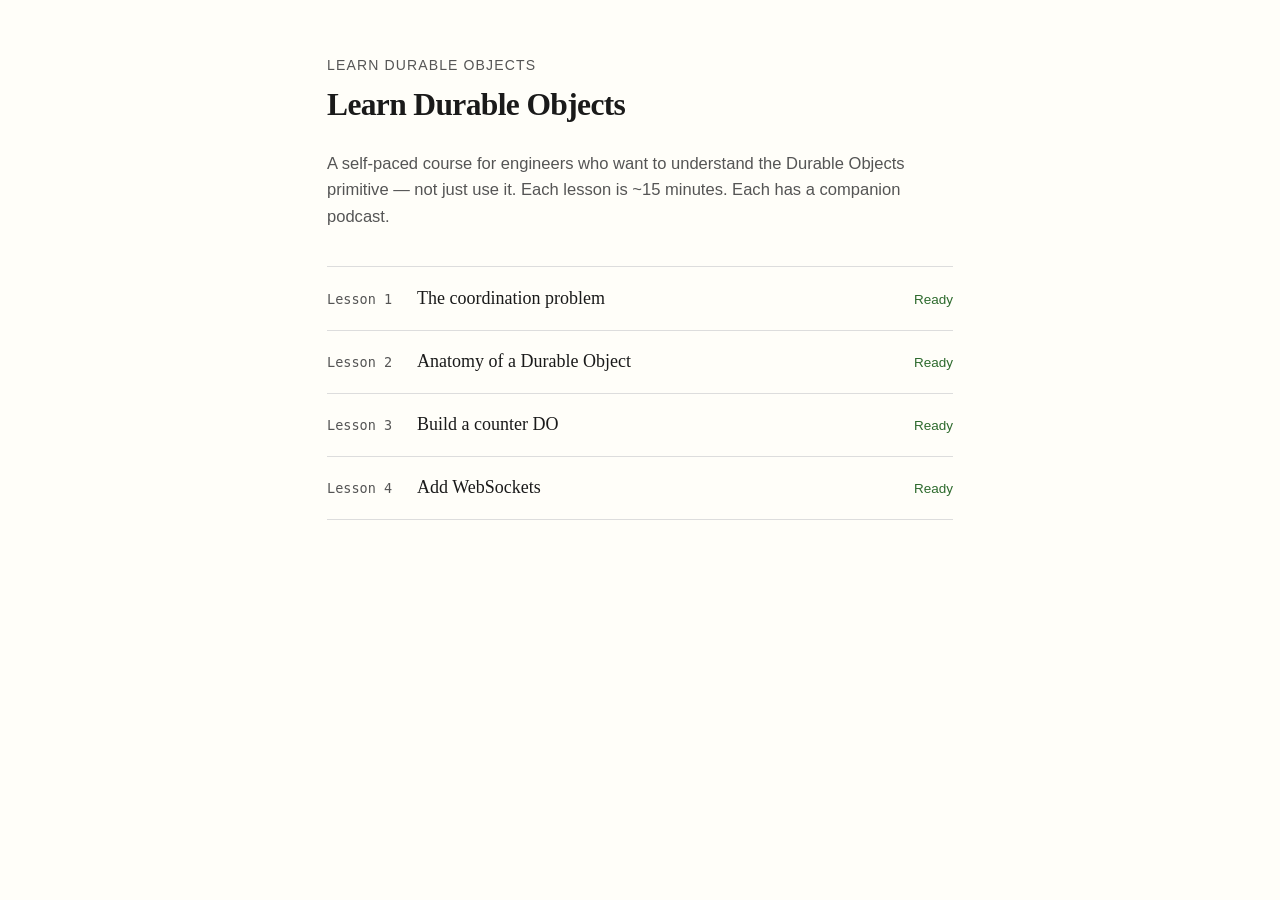
<file: index.html>
<!DOCTYPE html>
<html lang="en">
<head>
  <meta charset="UTF-8">
  <meta name="viewport" content="width=device-width, initial-scale=1.0">
  <title>Learn Durable Objects</title>
  <link rel="stylesheet" href="assets/style.css">
  <style>
    .lesson-list {
      list-style: none;
      padding: 0;
      margin: 2rem 0 0;
    }

    .lesson-list li {
      border-top: 1px solid var(--border);
    }

    .lesson-list li:last-child {
      border-bottom: 1px solid var(--border);
    }

    .lesson-list a {
      display: flex;
      align-items: baseline;
      gap: 1rem;
      padding: 0.9rem 0;
      text-decoration: none;
      color: var(--text);
    }

    .lesson-list a:hover {
      color: var(--accent);
    }

    .lesson-list a:hover .lesson-num {
      color: var(--accent);
    }

    .lesson-num {
      font-family: var(--font-mono);
      font-size: 0.75rem;
      color: var(--muted);
      flex-shrink: 0;
      width: 4rem;
    }

    .lesson-title {
      font-family: var(--font-serif);
      font-size: 1rem;
      flex: 1;
    }

    .lesson-status {
      font-family: sans-serif;
      font-size: 0.75rem;
      color: var(--muted);
      flex-shrink: 0;
    }

    .lesson-status.ready {
      color: var(--success);
    }

    .intro {
      margin-top: 1.5rem;
      color: var(--muted);
      font-family: sans-serif;
      font-size: 0.92rem;
      line-height: 1.6;
    }
  </style>
</head>
<body>

  <p class="lesson-meta">Learn Durable Objects</p>

  <h1>Learn Durable Objects</h1>

  <p class="intro">
    A self-paced course for engineers who want to understand the Durable Objects primitive —
    not just use it. Each lesson is ~15 minutes. Each has a companion podcast.
  </p>

  <ul class="lesson-list">
    <li>
      <a href="lessons/0001-the-coordination-problem.html">
        <span class="lesson-num">Lesson 1</span>
        <span class="lesson-title">The coordination problem</span>
        <span class="lesson-status ready">Ready</span>
      </a>
    </li>
    <li>
      <a href="lessons/0002-anatomy-of-a-durable-object.html">
        <span class="lesson-num">Lesson 2</span>
        <span class="lesson-title">Anatomy of a Durable Object</span>
        <span class="lesson-status ready">Ready</span>
      </a>
    </li>
    <li>
      <a href="lessons/0003-build-a-counter-do.html">
        <span class="lesson-num">Lesson 3</span>
        <span class="lesson-title">Build a counter DO</span>
        <span class="lesson-status ready">Ready</span>
      </a>
    </li>
    <li>
      <a href="lessons/0004-add-websockets.html">
        <span class="lesson-num">Lesson 4</span>
        <span class="lesson-title">Add WebSockets</span>
        <span class="lesson-status ready">Ready</span>
      </a>
    </li>
  </ul>

</body>
</html>
</file>
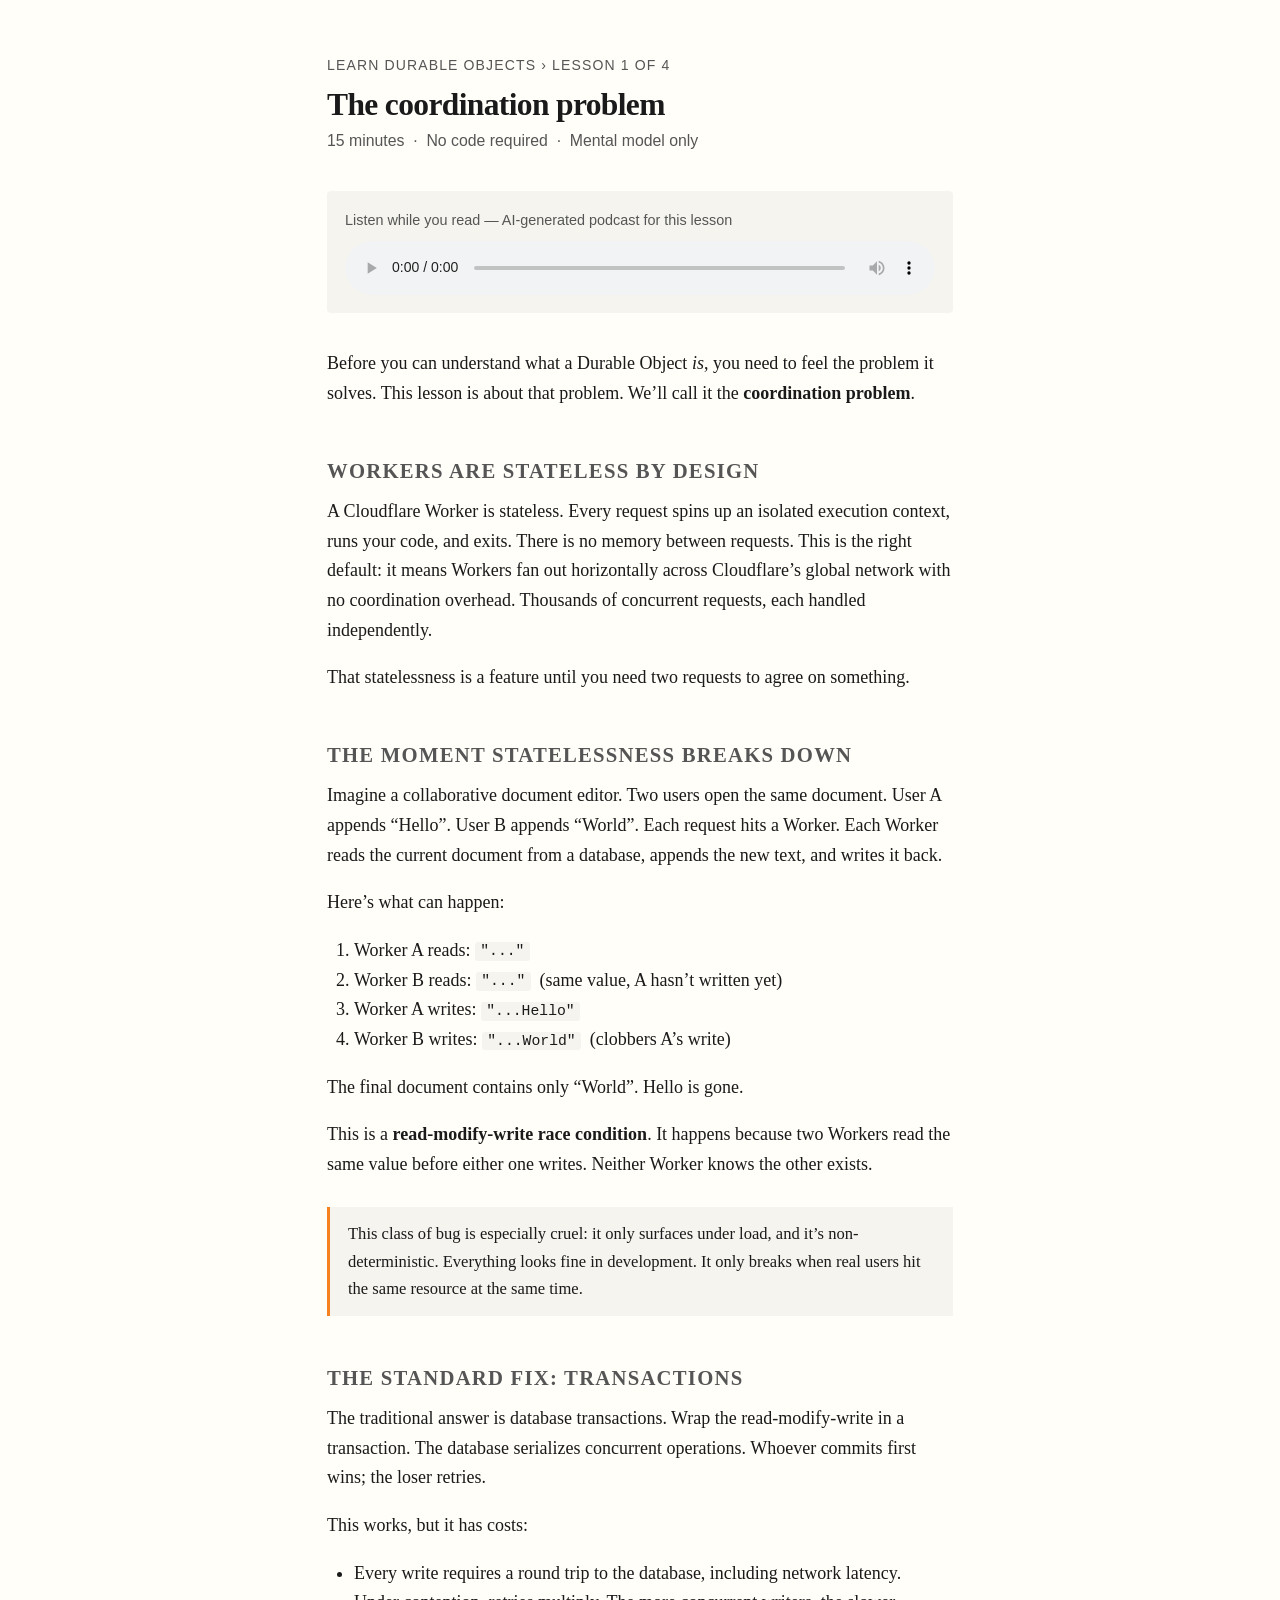
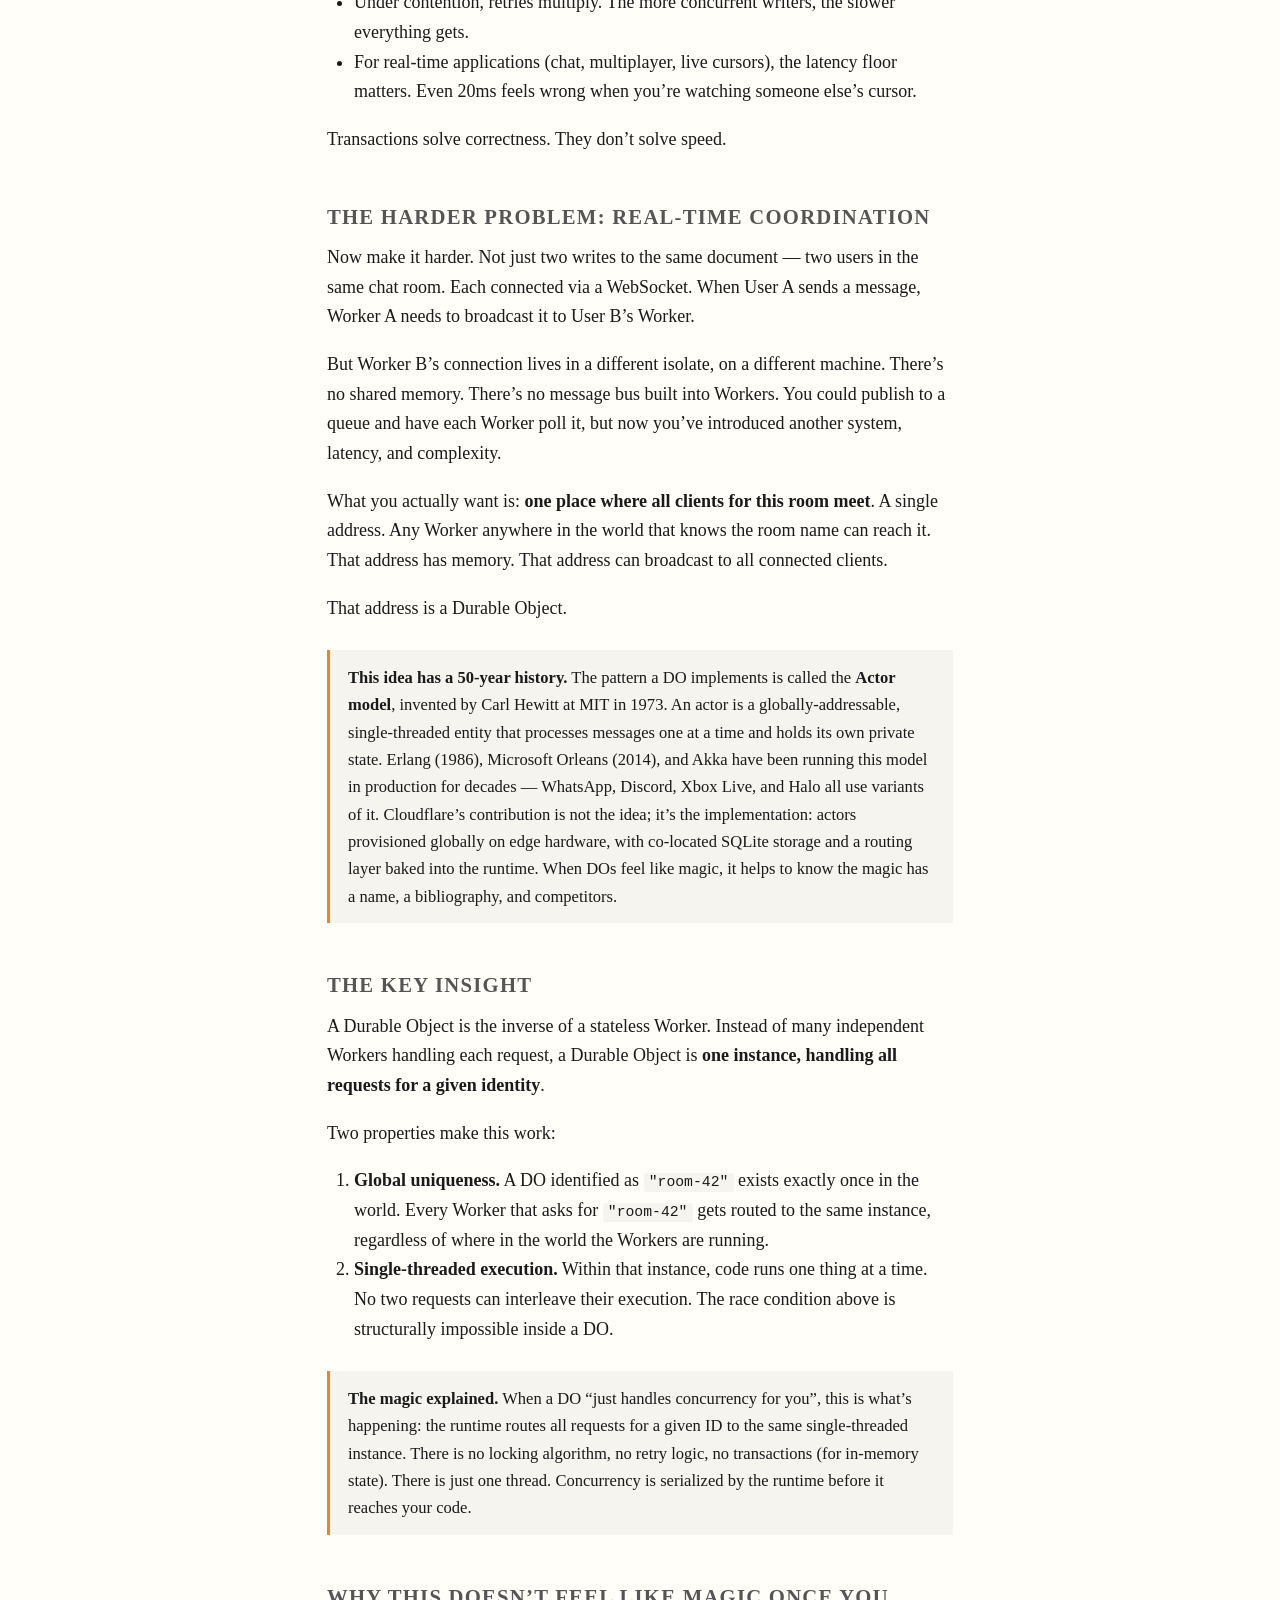
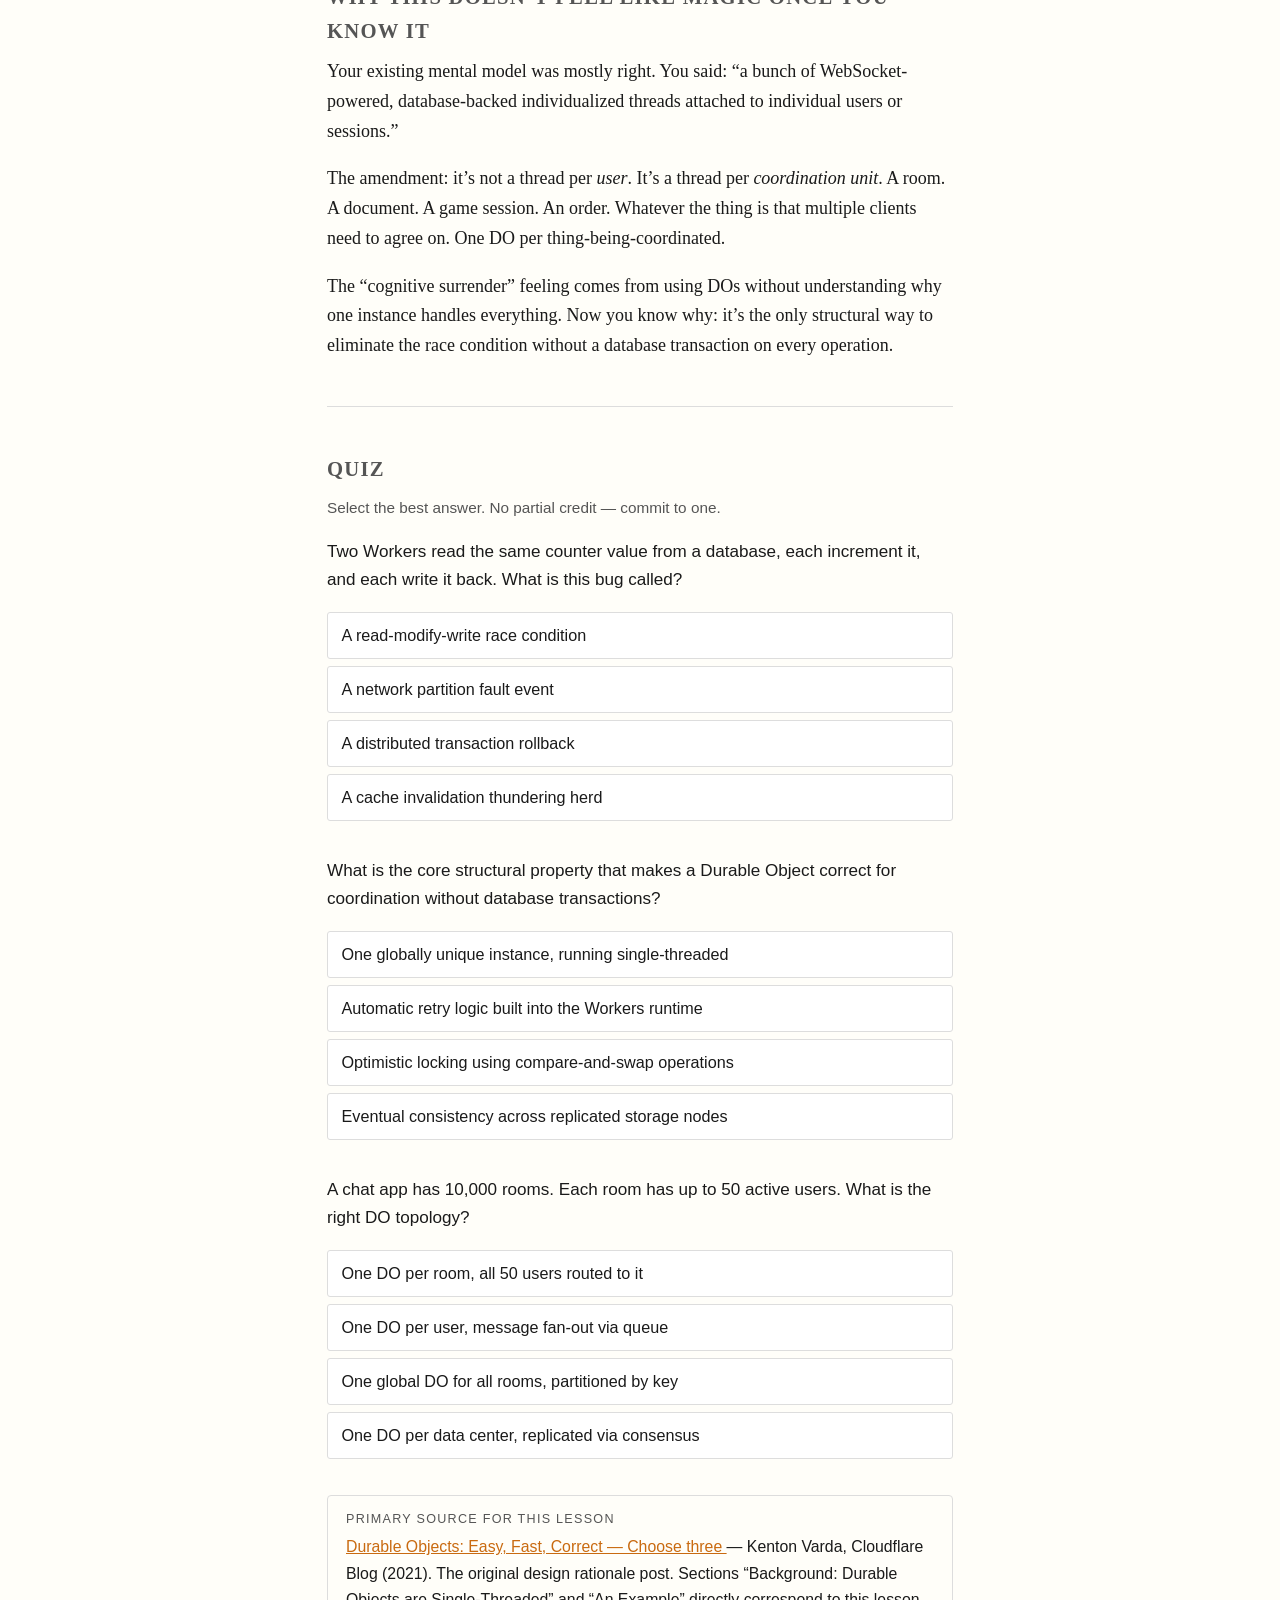
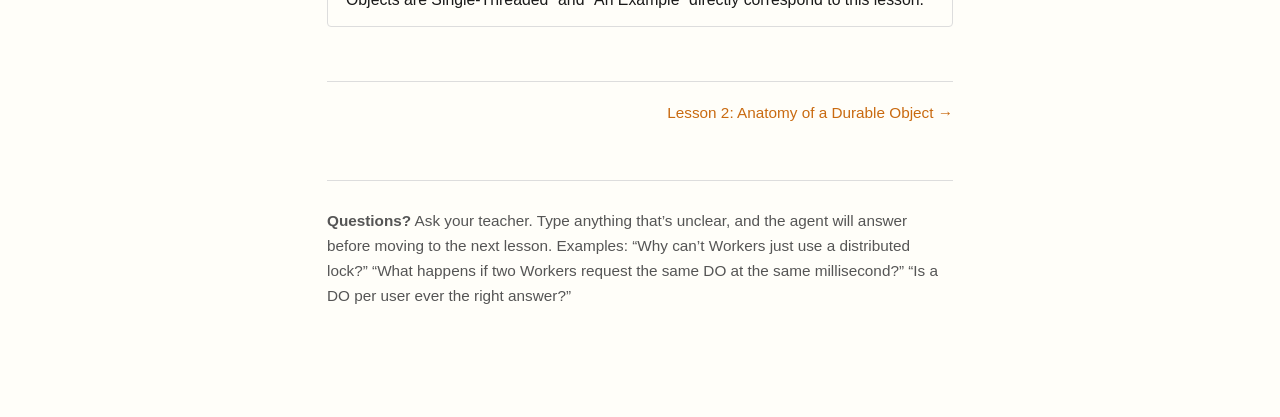
<file: lessons/0001-the-coordination-problem.html>
<!DOCTYPE html>
<html lang="en">
<head>
  <meta charset="UTF-8">
  <meta name="viewport" content="width=device-width, initial-scale=1.0">
  <title>Lesson 1: The Coordination Problem — Learn Durable Objects</title>
  <link rel="stylesheet" href="../assets/style.css">
</head>
<body>

  <p class="lesson-meta">
    <a href="../index.html">Learn Durable Objects</a> &rsaquo; Lesson 1 of 4
  </p>

  <h1>The coordination problem</h1>
  <p style="font-family:sans-serif; font-size:0.88rem; color:var(--muted); margin-top:0.25rem;">
    15 minutes &nbsp;&middot;&nbsp; No code required &nbsp;&middot;&nbsp; Mental model only
  </p>

  <div class="podcast">
    <p>Listen while you read &mdash; AI-generated podcast for this lesson</p>
    <audio controls src="https://github.com/zeke/learn-durable-objects/raw/main/lessons/0001-podcast.mp3"></audio>
  </div>

  <p>
    Before you can understand what a Durable Object <em>is</em>, you need to feel the problem it
    solves. This lesson is about that problem. We&rsquo;ll call it the <strong>coordination
    problem</strong>.
  </p>

  <h2>Workers are stateless by design</h2>

  <p>
    A Cloudflare Worker is stateless. Every request spins up an isolated execution context, runs
    your code, and exits. There is no memory between requests. This is the right default: it means
    Workers fan out horizontally across Cloudflare&rsquo;s global network with no coordination
    overhead. Thousands of concurrent requests, each handled independently.
  </p>

  <p>
    That statelessness is a feature until you need two requests to agree on something.
  </p>

  <h2>The moment statelessness breaks down</h2>

  <p>
    Imagine a collaborative document editor. Two users open the same document. User A appends
    &ldquo;Hello&rdquo;. User B appends &ldquo;World&rdquo;. Each request hits a Worker. Each
    Worker reads the current document from a database, appends the new text, and writes it back.
  </p>

  <p>
    Here&rsquo;s what can happen:
  </p>

  <ol style="margin:0 0 1rem 1.5rem; padding:0;">
    <li>Worker A reads: <code>"..."</code></li>
    <li>Worker B reads: <code>"..."</code> &nbsp;(same value, A hasn&rsquo;t written yet)</li>
    <li>Worker A writes: <code>"...Hello"</code></li>
    <li>Worker B writes: <code>"...World"</code> &nbsp;(clobbers A&rsquo;s write)</li>
  </ol>

  <p>
    The final document contains only &ldquo;World&rdquo;. Hello is gone.
  </p>

  <p>
    This is a <strong>read-modify-write race condition</strong>. It happens because two Workers
    read the same value before either one writes. Neither Worker knows the other exists.
  </p>

  <div class="callout">
    <p>
      This class of bug is especially cruel: it only surfaces under load, and it&rsquo;s
      non-deterministic. Everything looks fine in development. It only breaks when real users hit
      the same resource at the same time.
    </p>
  </div>

  <h2>The standard fix: transactions</h2>

  <p>
    The traditional answer is database transactions. Wrap the read-modify-write in a transaction.
    The database serializes concurrent operations. Whoever commits first wins; the loser retries.
  </p>

  <p>
    This works, but it has costs:
  </p>

  <ul style="margin:0 0 1rem 1.5rem; padding:0;">
    <li>Every write requires a round trip to the database, including network latency.</li>
    <li>Under contention, retries multiply. The more concurrent writers, the slower everything gets.</li>
    <li>For real-time applications (chat, multiplayer, live cursors), the latency floor matters.
        Even 20ms feels wrong when you&rsquo;re watching someone else&rsquo;s cursor.</li>
  </ul>

  <p>
    Transactions solve correctness. They don&rsquo;t solve speed.
  </p>

  <h2>The harder problem: real-time coordination</h2>

  <p>
    Now make it harder. Not just two writes to the same document &mdash; two users in the same
    chat room. Each connected via a WebSocket. When User A sends a message, Worker A needs to
    broadcast it to User B&rsquo;s Worker.
  </p>

  <p>
    But Worker B&rsquo;s connection lives in a different isolate, on a different machine. There&rsquo;s
    no shared memory. There&rsquo;s no message bus built into Workers. You could publish to a queue
    and have each Worker poll it, but now you&rsquo;ve introduced another system, latency, and
    complexity.
  </p>

  <p>
    What you actually want is: <strong>one place where all clients for this room meet</strong>.
    A single address. Any Worker anywhere in the world that knows the room name can reach it.
    That address has memory. That address can broadcast to all connected clients.
  </p>

  <p>
    That address is a Durable Object.
  </p>

  <div class="callout">
    <p>
      <strong>This idea has a 50-year history.</strong> The pattern a DO implements is called the
      <strong>Actor model</strong>, invented by Carl Hewitt at MIT in 1973. An actor is a
      globally-addressable, single-threaded entity that processes messages one at a time and holds
      its own private state. Erlang (1986), Microsoft Orleans (2014), and Akka have been running
      this model in production for decades &mdash; WhatsApp, Discord, Xbox Live, and Halo all use
      variants of it. Cloudflare&rsquo;s contribution is not the idea; it&rsquo;s the
      implementation: actors provisioned globally on edge hardware, with co-located SQLite storage
      and a routing layer baked into the runtime. When DOs feel like magic, it helps to know the
      magic has a name, a bibliography, and competitors.
    </p>
  </div>

  <h2>The key insight</h2>

  <p>
    A Durable Object is the inverse of a stateless Worker. Instead of many independent Workers
    handling each request, a Durable Object is <strong>one instance, handling all requests for a
    given identity</strong>.
  </p>

  <p>
    Two properties make this work:
  </p>

  <ol style="margin:0 0 1rem 1.5rem; padding:0;">
    <li>
      <strong>Global uniqueness.</strong> A DO identified as <code>"room-42"</code> exists exactly
      once in the world. Every Worker that asks for <code>"room-42"</code> gets routed to the same
      instance, regardless of where in the world the Workers are running.
    </li>
    <li>
      <strong>Single-threaded execution.</strong> Within that instance, code runs one thing at a
      time. No two requests can interleave their execution. The race condition above is structurally
      impossible inside a DO.
    </li>
  </ol>

  <div class="callout">
    <p>
      <strong>The magic explained.</strong> When a DO &ldquo;just handles concurrency for you&rdquo;,
      this is what&rsquo;s happening: the runtime routes all requests for a given ID to the same
      single-threaded instance. There is no locking algorithm, no retry logic, no transactions
      (for in-memory state). There is just one thread. Concurrency is serialized by the runtime
      before it reaches your code.
    </p>
  </div>

  <h2>Why this doesn&rsquo;t feel like magic once you know it</h2>

  <p>
    Your existing mental model was mostly right. You said: &ldquo;a bunch of WebSocket-powered,
    database-backed individualized threads attached to individual users or sessions.&rdquo;
  </p>

  <p>
    The amendment: it&rsquo;s not a thread per <em>user</em>. It&rsquo;s a thread per
    <em>coordination unit</em>. A room. A document. A game session. An order. Whatever the thing
    is that multiple clients need to agree on. One DO per thing-being-coordinated.
  </p>

  <p>
    The &ldquo;cognitive surrender&rdquo; feeling comes from using DOs without understanding why
    one instance handles everything. Now you know why: it&rsquo;s the only structural way to
    eliminate the race condition without a database transaction on every operation.
  </p>

  <hr style="margin: 2.5rem 0; border:none; border-top: 1px solid var(--border);">

  <h2>Quiz</h2>
  <p style="font-family:sans-serif; font-size:0.85rem; color:var(--muted);">
    Select the best answer. No partial credit &mdash; commit to one.
  </p>

  <div class="quiz" data-quiz="q1" style="margin-bottom:2rem;">
    <p class="quiz-question" style="font-family:sans-serif; font-size:0.95rem;">
      Two Workers read the same counter value from a database, each increment it, and each write
      it back. What is this bug called?
    </p>
    <ul class="quiz-options">
      <li data-correct="true">A read-modify-write race condition</li>
      <li>A network partition fault event</li>
      <li>A distributed transaction rollback</li>
      <li>A cache invalidation thundering herd</li>
    </ul>
    <p class="quiz-feedback"
       data-correct="Correct. Two independent reads before either write means the second write silently clobbers the first."
       data-incorrect="Not quite. The correct answer is highlighted. Two readers, two writers, no coordination — that&rsquo;s a read-modify-write race."
       hidden></p>
  </div>

  <div class="quiz" data-quiz="q2" style="margin-bottom:2rem;">
    <p class="quiz-question" style="font-family:sans-serif; font-size:0.95rem;">
      What is the core structural property that makes a Durable Object correct for coordination
      without database transactions?
    </p>
    <ul class="quiz-options">
      <li data-correct="true">One globally unique instance, running single-threaded</li>
      <li>Automatic retry logic built into the Workers runtime</li>
      <li>Optimistic locking using compare-and-swap operations</li>
      <li>Eventual consistency across replicated storage nodes</li>
    </ul>
    <p class="quiz-feedback"
       data-correct="Correct. Global uniqueness means all requests for a given ID arrive at the same instance. Single-threaded execution means they are serialized without locks."
       data-incorrect="Not quite. DOs don&rsquo;t use retry logic, CAS, or eventual consistency for in-memory coordination. One thread, one instance — that&rsquo;s it."
       hidden></p>
  </div>

  <div class="quiz" data-quiz="q3" style="margin-bottom:2rem;">
    <p class="quiz-question" style="font-family:sans-serif; font-size:0.95rem;">
      A chat app has 10,000 rooms. Each room has up to 50 active users. What is the right DO
      topology?
    </p>
    <ul class="quiz-options">
      <li data-correct="true">One DO per room, all 50 users routed to it</li>
      <li>One DO per user, message fan-out via queue</li>
      <li>One global DO for all rooms, partitioned by key</li>
      <li>One DO per data center, replicated via consensus</li>
    </ul>
    <p class="quiz-feedback"
       data-correct="Correct. The coordination unit is the room, not the user. One DO per room, all clients in that room route to it. 10,000 rooms = 10,000 DOs, each small and independent."
       data-incorrect="Not quite. The coordination unit is what multiple clients share — the room. Each room needs its own DO so its users can coordinate without touching other rooms."
       hidden></p>
  </div>

  <div class="primary-source">
    <span class="label">Primary source for this lesson</span>
    <a href="https://blog.cloudflare.com/durable-objects-easy-fast-correct-choose-three/" target="_blank">
      Durable Objects: Easy, Fast, Correct &mdash; Choose three
    </a>
    &mdash; Kenton Varda, Cloudflare Blog (2021). The original design rationale post. Sections
    &ldquo;Background: Durable Objects are Single-Threaded&rdquo; and &ldquo;An Example&rdquo;
    directly correspond to this lesson.
  </div>

  <div class="lesson-nav">
    <span></span>
    <a href="0002-anatomy-of-a-durable-object.html">Lesson 2: Anatomy of a Durable Object &rarr;</a>
  </div>

  <div class="ask-teacher">
    <strong>Questions?</strong> Ask your teacher. Type anything that&rsquo;s unclear, and the
    agent will answer before moving to the next lesson.
    Examples: &ldquo;Why can&rsquo;t Workers just use a distributed lock?&rdquo;
    &ldquo;What happens if two Workers request the same DO at the same millisecond?&rdquo;
    &ldquo;Is a DO per user ever the right answer?&rdquo;
  </div>

  <script src="../assets/quiz.js"></script>
</body>
</html>
</file>
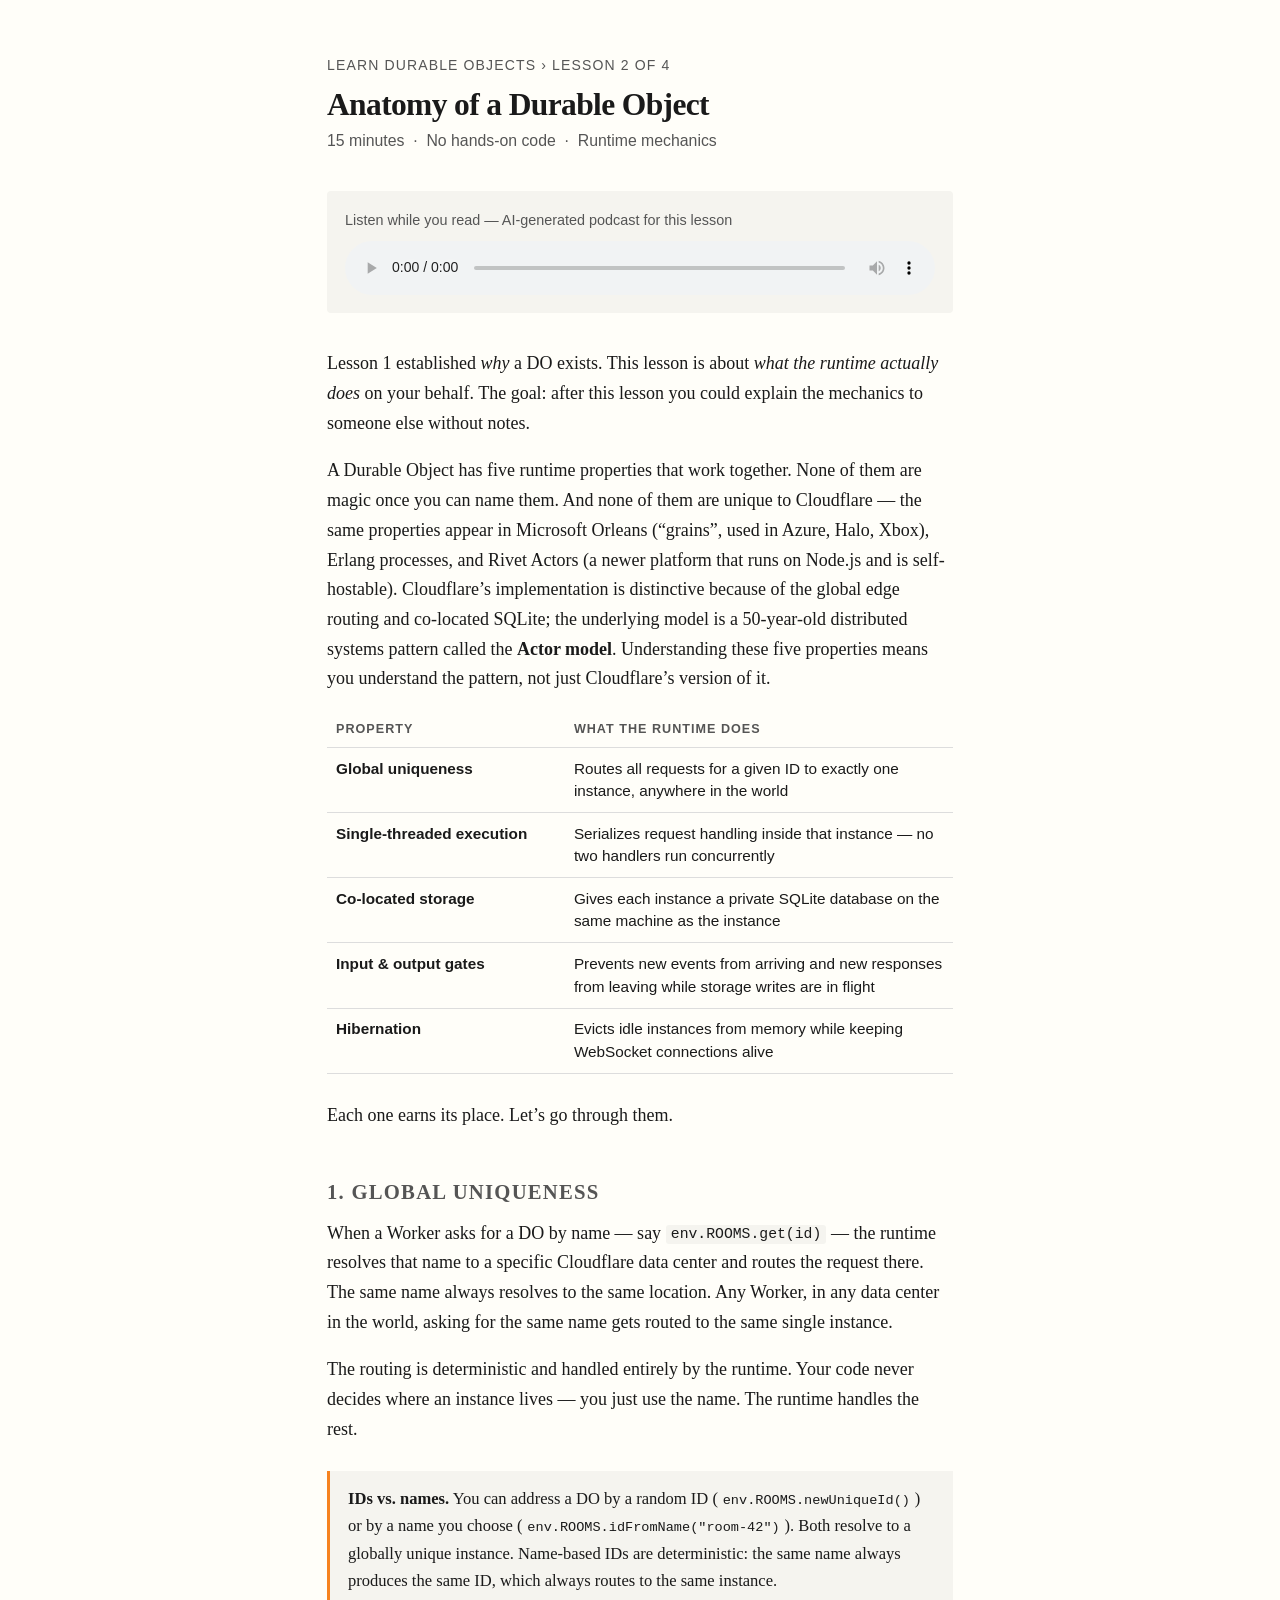
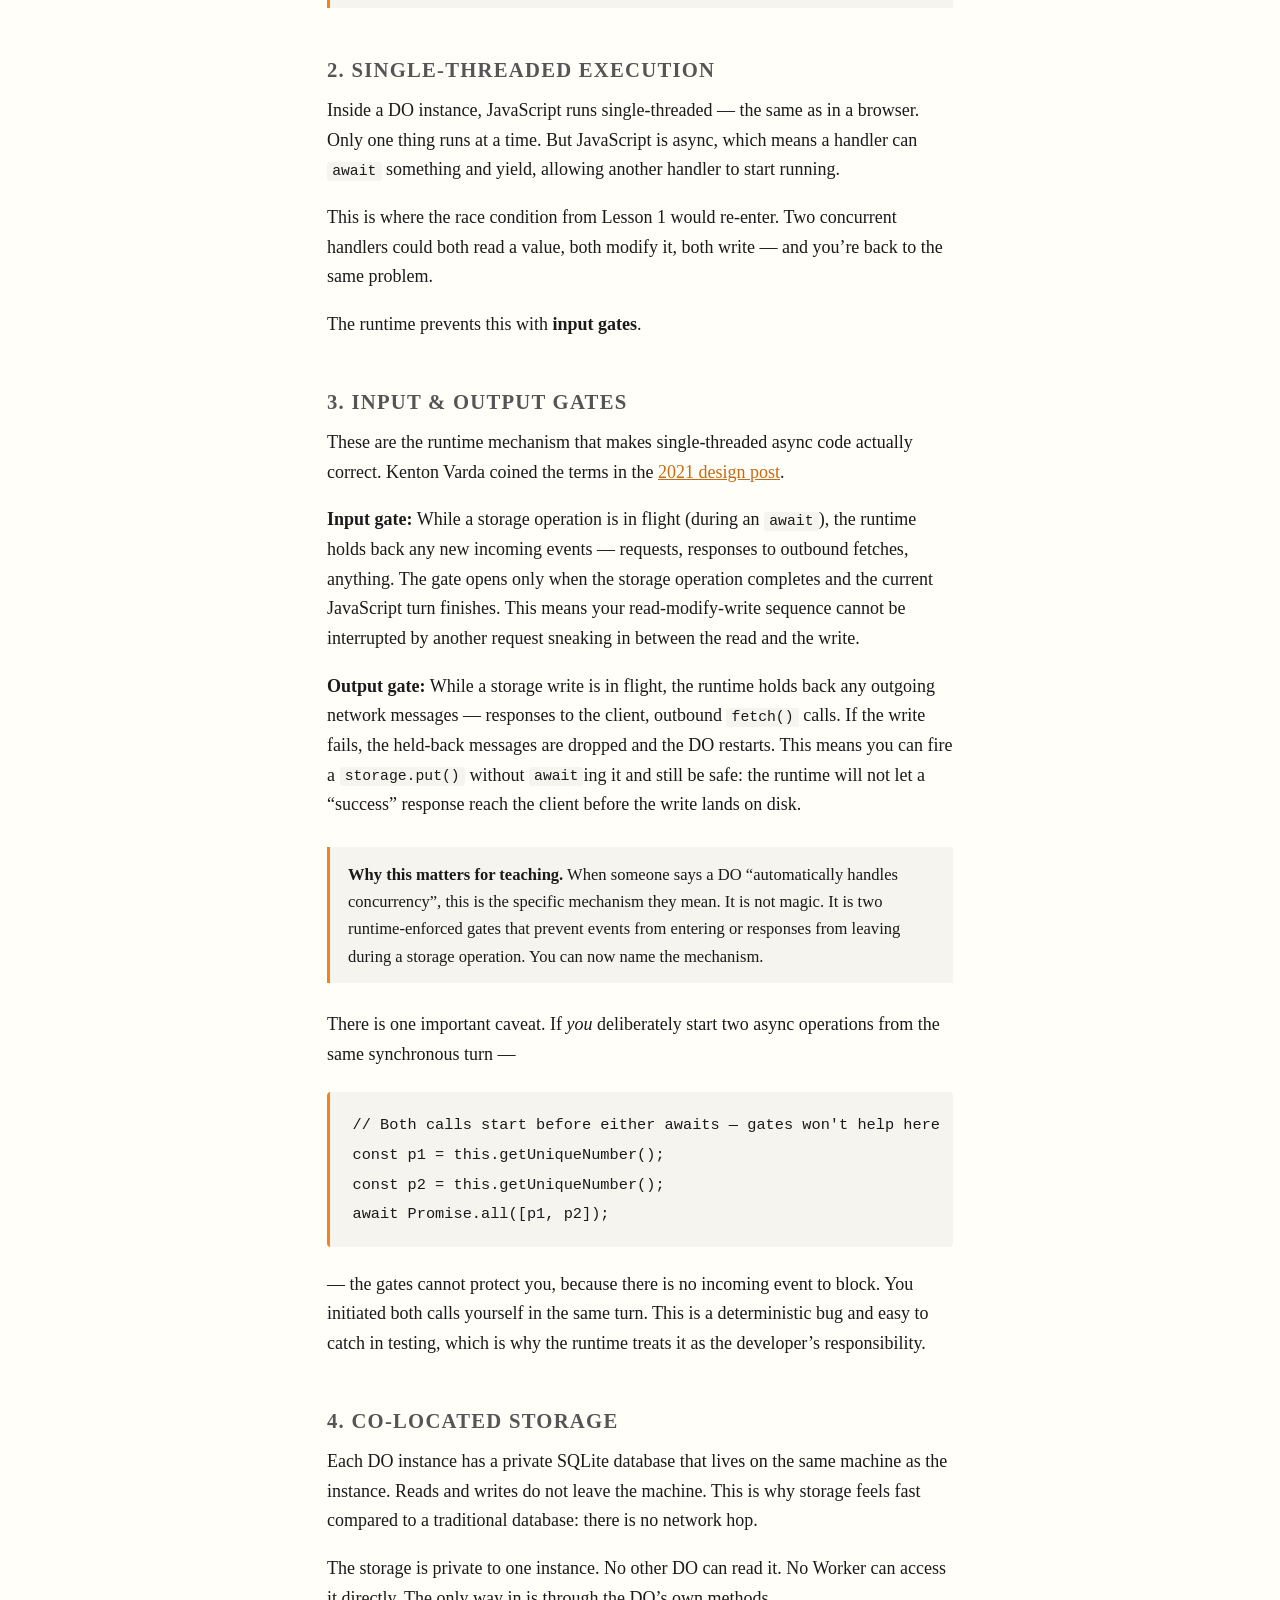
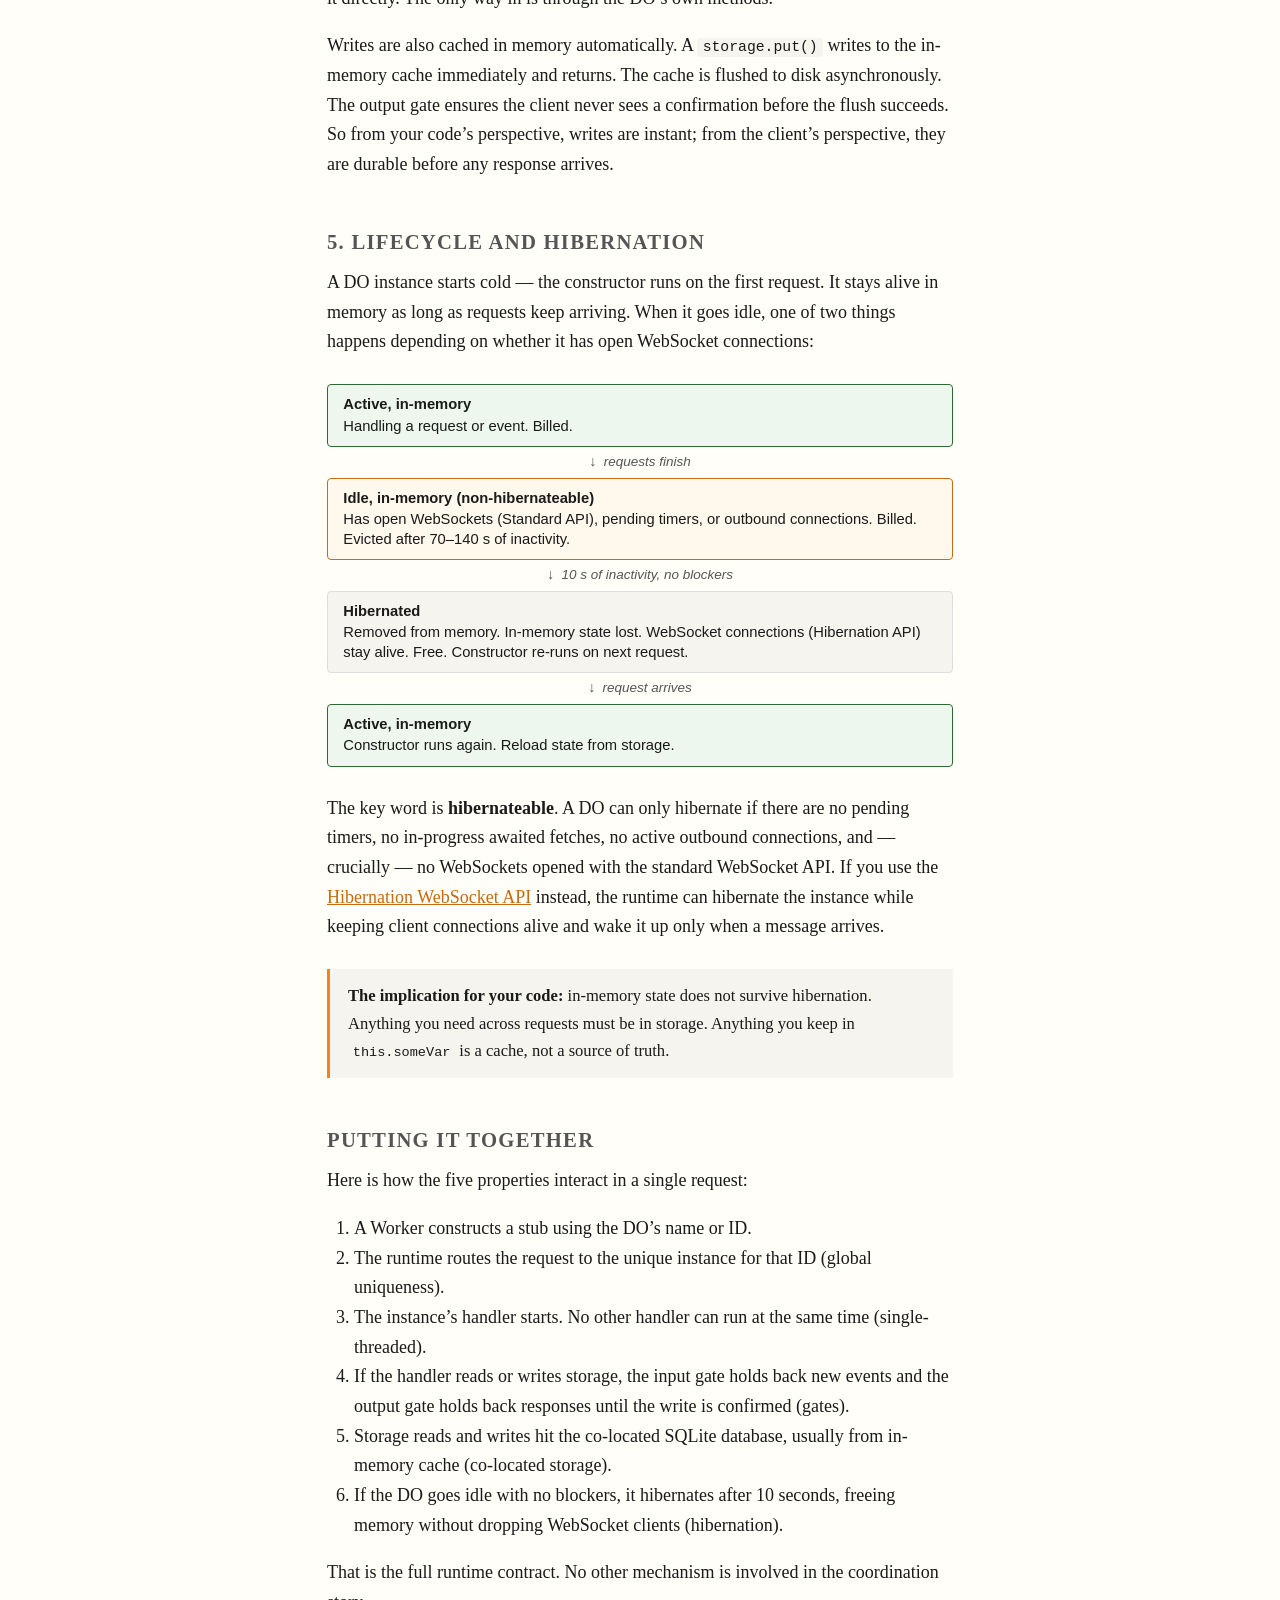
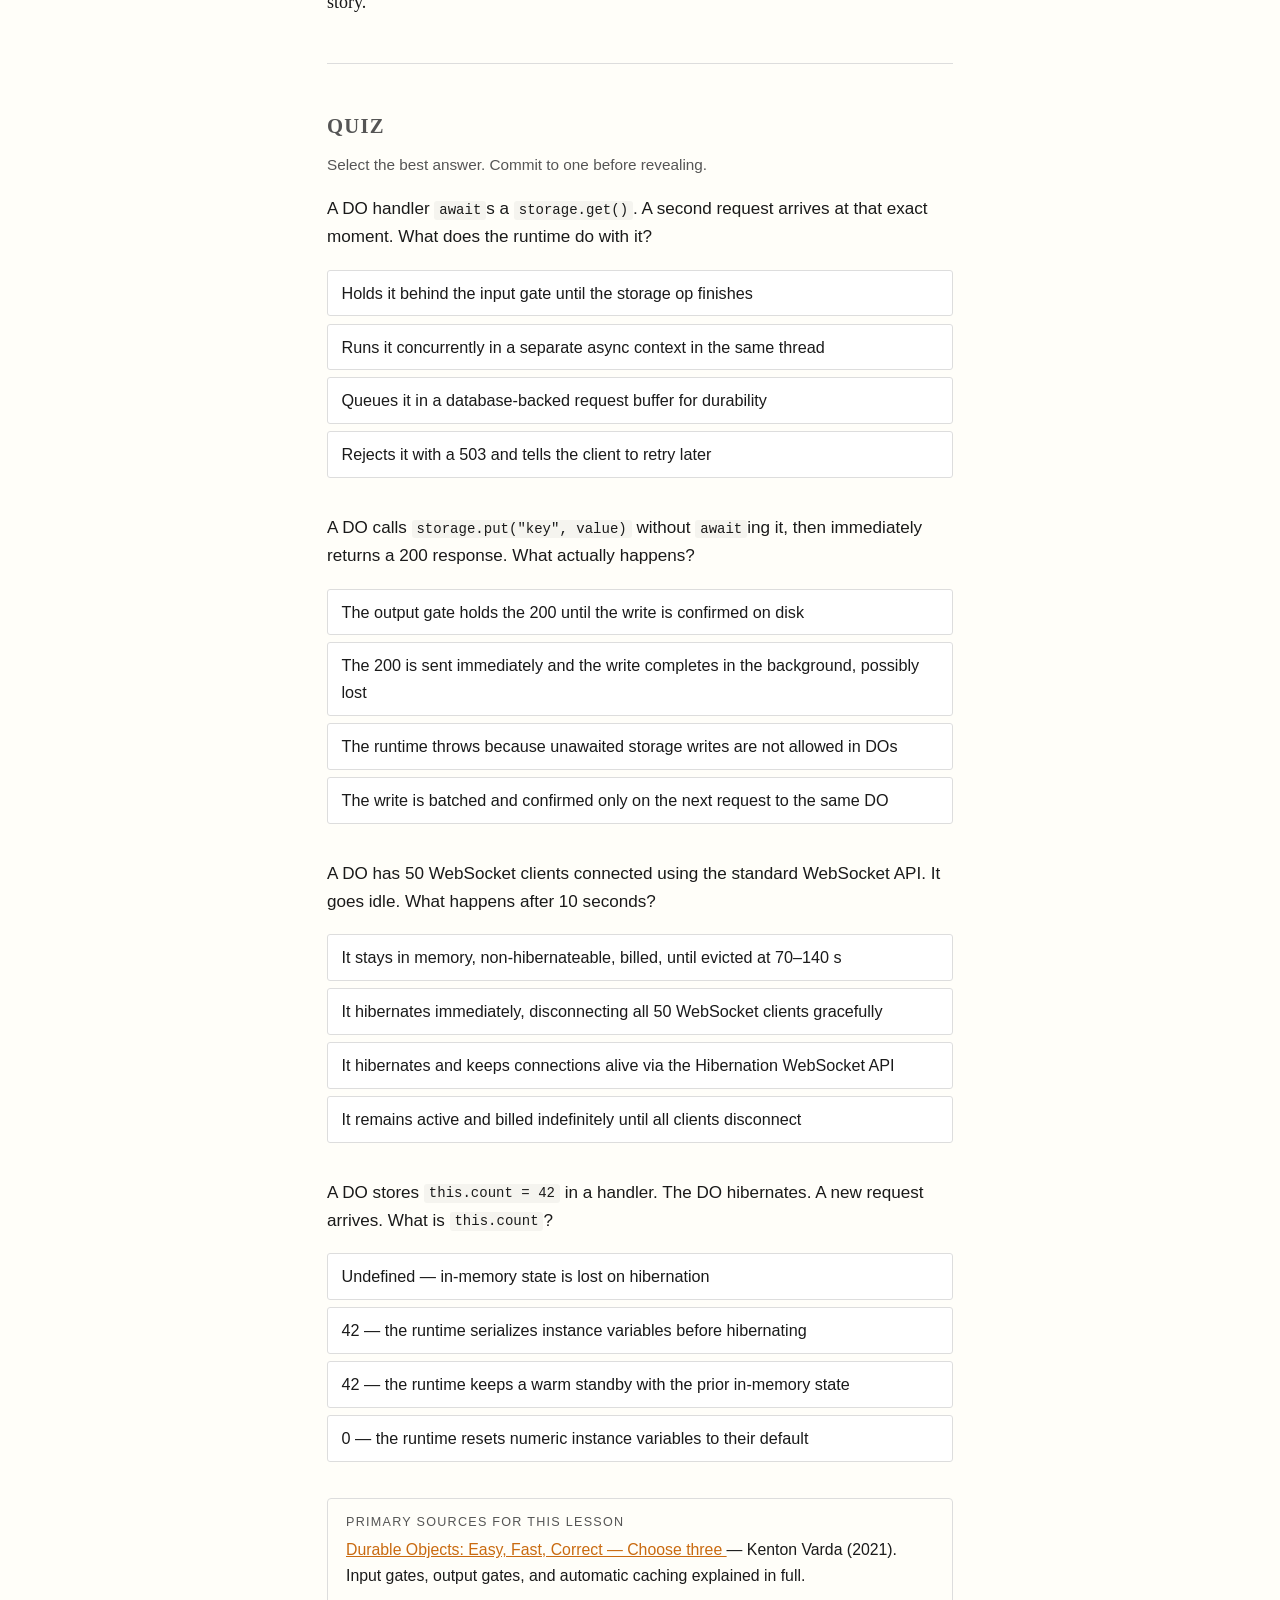
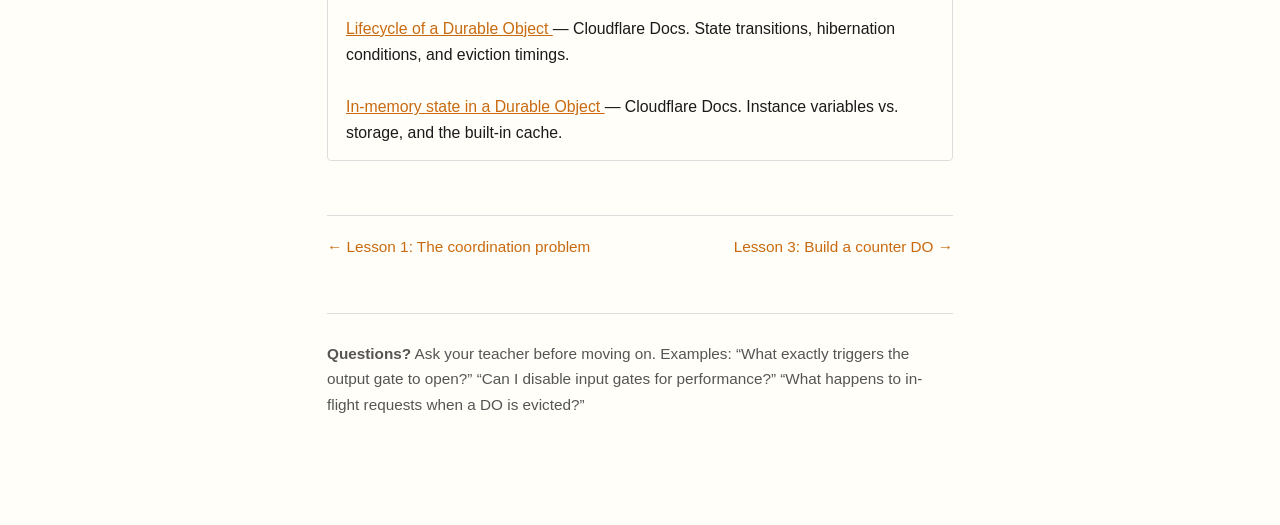
<file: lessons/0002-anatomy-of-a-durable-object.html>
<!DOCTYPE html>
<html lang="en">
<head>
  <meta charset="UTF-8">
  <meta name="viewport" content="width=device-width, initial-scale=1.0">
  <title>Lesson 2: Anatomy of a Durable Object — Learn Durable Objects</title>
  <link rel="stylesheet" href="../assets/style.css">
  <style>
    /* State machine diagram */
    .states {
      display: flex;
      flex-direction: column;
      gap: 0;
      margin: 1.5rem 0;
      font-family: sans-serif;
      font-size: 0.82rem;
    }

    .state-row {
      display: flex;
      align-items: stretch;
      gap: 0;
    }

    .state-box {
      border: 1px solid var(--border);
      border-radius: 4px;
      padding: 0.55rem 0.85rem;
      flex: 1;
      line-height: 1.3;
    }

    .state-box.active {
      background: var(--success-bg);
      border-color: var(--success);
    }

    .state-box.billed {
      background: var(--accent-bg);
      border-color: var(--accent-dark);
    }

    .state-box.free {
      background: var(--code-bg);
    }

    .state-box strong {
      display: block;
      margin-bottom: 0.15rem;
    }

    .state-arrow {
      display: flex;
      align-items: center;
      justify-content: center;
      padding: 0.2rem 0;
      color: var(--muted);
      font-size: 0.8rem;
      gap: 0.4rem;
    }

    .arrow-label {
      color: var(--muted);
      font-size: 0.75rem;
      font-style: italic;
    }

    /* Two-column anatomy table */
    .anatomy {
      width: 100%;
      border-collapse: collapse;
      font-family: sans-serif;
      font-size: 0.85rem;
      margin: 1rem 0 1.5rem;
    }

    .anatomy th {
      text-align: left;
      font-size: 0.7rem;
      text-transform: uppercase;
      letter-spacing: 0.08em;
      color: var(--muted);
      border-bottom: 1px solid var(--border);
      padding: 0.4rem 0.5rem;
    }

    .anatomy td {
      padding: 0.55rem 0.5rem;
      border-bottom: 1px solid var(--border);
      vertical-align: top;
      line-height: 1.45;
    }

    .anatomy td:first-child {
      font-weight: 700;
      white-space: nowrap;
      width: 38%;
    }
  </style>
</head>
<body>

  <p class="lesson-meta">
    <a href="../index.html">Learn Durable Objects</a> &rsaquo; Lesson 2 of 4
  </p>

  <h1>Anatomy of a Durable Object</h1>
  <p style="font-family:sans-serif; font-size:0.88rem; color:var(--muted); margin-top:0.25rem;">
    15 minutes &nbsp;&middot;&nbsp; No hands-on code &nbsp;&middot;&nbsp; Runtime mechanics
  </p>

  <div class="podcast">
    <p>Listen while you read &mdash; AI-generated podcast for this lesson</p>
    <audio controls src="https://github.com/zeke/learn-durable-objects/raw/main/lessons/0002-podcast.mp3"></audio>
  </div>

  <p>
    Lesson 1 established <em>why</em> a DO exists. This lesson is about <em>what the runtime
    actually does</em> on your behalf. The goal: after this lesson you could explain the mechanics
    to someone else without notes.
  </p>

  <p>
    A Durable Object has five runtime properties that work together. None of them are magic once
    you can name them. And none of them are unique to Cloudflare &mdash; the same properties
    appear in Microsoft Orleans (&ldquo;grains&rdquo;, used in Azure, Halo, Xbox), Erlang
    processes, and Rivet Actors (a newer platform that runs on Node.js and is self-hostable).
    Cloudflare&rsquo;s implementation is distinctive because of the global edge routing and
    co-located SQLite; the underlying model is a 50-year-old distributed systems pattern called
    the <strong>Actor model</strong>. Understanding these five properties means you understand
    the pattern, not just Cloudflare&rsquo;s version of it.
  </p>

  <table class="anatomy">
    <thead>
      <tr>
        <th>Property</th>
        <th>What the runtime does</th>
      </tr>
    </thead>
    <tbody>
      <tr>
        <td>Global uniqueness</td>
        <td>Routes all requests for a given ID to exactly one instance, anywhere in the world</td>
      </tr>
      <tr>
        <td>Single-threaded execution</td>
        <td>Serializes request handling inside that instance — no two handlers run concurrently</td>
      </tr>
      <tr>
        <td>Co-located storage</td>
        <td>Gives each instance a private SQLite database on the same machine as the instance</td>
      </tr>
      <tr>
        <td>Input &amp; output gates</td>
        <td>Prevents new events from arriving and new responses from leaving while storage writes are in flight</td>
      </tr>
      <tr>
        <td>Hibernation</td>
        <td>Evicts idle instances from memory while keeping WebSocket connections alive</td>
      </tr>
    </tbody>
  </table>

  <p>Each one earns its place. Let&rsquo;s go through them.</p>

  <h2>1. Global uniqueness</h2>

  <p>
    When a Worker asks for a DO by name &mdash; say <code>env.ROOMS.get(id)</code> &mdash; the
    runtime resolves that name to a specific Cloudflare data center and routes the request there.
    The same name always resolves to the same location. Any Worker, in any data center in the
    world, asking for the same name gets routed to the same single instance.
  </p>

  <p>
    The routing is deterministic and handled entirely by the runtime. Your code never decides
    where an instance lives &mdash; you just use the name. The runtime handles the rest.
  </p>

  <div class="callout">
    <p>
      <strong>IDs vs. names.</strong> You can address a DO by a random ID
      (<code>env.ROOMS.newUniqueId()</code>) or by a name you choose
      (<code>env.ROOMS.idFromName("room-42")</code>). Both resolve to a globally unique instance.
      Name-based IDs are deterministic: the same name always produces the same ID, which always
      routes to the same instance.
    </p>
  </div>

  <h2>2. Single-threaded execution</h2>

  <p>
    Inside a DO instance, JavaScript runs single-threaded &mdash; the same as in a browser. Only
    one thing runs at a time. But JavaScript is async, which means a handler can <code>await</code>
    something and yield, allowing another handler to start running.
  </p>

  <p>
    This is where the race condition from Lesson 1 would re-enter. Two concurrent handlers could
    both read a value, both modify it, both write &mdash; and you&rsquo;re back to the same
    problem.
  </p>

  <p>
    The runtime prevents this with <strong>input gates</strong>.
  </p>

  <h2>3. Input &amp; output gates</h2>

  <p>
    These are the runtime mechanism that makes single-threaded async code actually correct.
    Kenton Varda coined the terms in the
    <a href="https://blog.cloudflare.com/durable-objects-easy-fast-correct-choose-three/" target="_blank">2021 design post</a>.
  </p>

  <p><strong>Input gate:</strong> While a storage operation is in flight (during an
  <code>await</code>), the runtime holds back any new incoming events &mdash; requests, responses
  to outbound fetches, anything. The gate opens only when the storage operation completes and
  the current JavaScript turn finishes. This means your read-modify-write sequence cannot be
  interrupted by another request sneaking in between the read and the write.
  </p>

  <p><strong>Output gate:</strong> While a storage write is in flight, the runtime holds back any
  outgoing network messages &mdash; responses to the client, outbound <code>fetch()</code> calls.
  If the write fails, the held-back messages are dropped and the DO restarts. This means you can
  fire a <code>storage.put()</code> without <code>await</code>ing it and still be safe: the
  runtime will not let a &ldquo;success&rdquo; response reach the client before the write lands on
  disk.
  </p>

  <div class="callout">
    <p>
      <strong>Why this matters for teaching.</strong> When someone says a DO
      &ldquo;automatically handles concurrency&rdquo;, this is the specific mechanism they mean.
      It is not magic. It is two runtime-enforced gates that prevent events from entering or
      responses from leaving during a storage operation. You can now name the mechanism.
    </p>
  </div>

  <p>
    There is one important caveat. If <em>you</em> deliberately start two async operations from the
    same synchronous turn &mdash;
  </p>

  <pre><code>// Both calls start before either awaits — gates won't help here
const p1 = this.getUniqueNumber();
const p2 = this.getUniqueNumber();
await Promise.all([p1, p2]);</code></pre>

  <p>
    &mdash; the gates cannot protect you, because there is no incoming event to block. You
    initiated both calls yourself in the same turn. This is a deterministic bug and easy to
    catch in testing, which is why the runtime treats it as the developer&rsquo;s responsibility.
  </p>

  <h2>4. Co-located storage</h2>

  <p>
    Each DO instance has a private SQLite database that lives on the same machine as the instance.
    Reads and writes do not leave the machine. This is why storage feels fast compared to a
    traditional database: there is no network hop.
  </p>

  <p>
    The storage is private to one instance. No other DO can read it. No Worker can access it
    directly. The only way in is through the DO&rsquo;s own methods.
  </p>

  <p>
    Writes are also cached in memory automatically. A <code>storage.put()</code> writes to the
    in-memory cache immediately and returns. The cache is flushed to disk asynchronously. The
    output gate ensures the client never sees a confirmation before the flush succeeds. So from
    your code&rsquo;s perspective, writes are instant; from the client&rsquo;s perspective, they
    are durable before any response arrives.
  </p>

  <h2>5. Lifecycle and hibernation</h2>

  <p>
    A DO instance starts cold &mdash; the constructor runs on the first request. It stays alive in
    memory as long as requests keep arriving. When it goes idle, one of two things happens
    depending on whether it has open WebSocket connections:
  </p>

  <div class="states">
    <div class="state-box active">
      <strong>Active, in-memory</strong>
      Handling a request or event. Billed.
    </div>
    <div class="state-arrow">↓ <span class="arrow-label">requests finish</span></div>
    <div class="state-box billed">
      <strong>Idle, in-memory (non-hibernateable)</strong>
      Has open WebSockets (Standard API), pending timers, or outbound connections. Billed.
      Evicted after 70&ndash;140 s of inactivity.
    </div>
    <div class="state-arrow">↓ <span class="arrow-label">10 s of inactivity, no blockers</span></div>
    <div class="state-box free">
      <strong>Hibernated</strong>
      Removed from memory. In-memory state lost. WebSocket connections (Hibernation API) stay alive.
      Free. Constructor re-runs on next request.
    </div>
    <div class="state-arrow">↓ <span class="arrow-label">request arrives</span></div>
    <div class="state-box active">
      <strong>Active, in-memory</strong>
      Constructor runs again. Reload state from storage.
    </div>
  </div>

  <p>
    The key word is <strong>hibernateable</strong>. A DO can only hibernate if there are no
    pending timers, no in-progress awaited fetches, no active outbound connections, and &mdash;
    crucially &mdash; no WebSockets opened with the standard WebSocket API. If you use the
    <a href="https://developers.cloudflare.com/durable-objects/best-practices/websockets/#durable-objects-hibernation-websocket-api" target="_blank">Hibernation WebSocket API</a>
    instead, the runtime can hibernate the instance while keeping client connections alive and
    wake it up only when a message arrives.
  </p>

  <div class="callout">
    <p>
      <strong>The implication for your code:</strong> in-memory state does not survive
      hibernation. Anything you need across requests must be in storage. Anything you keep in
      <code>this.someVar</code> is a cache, not a source of truth.
    </p>
  </div>

  <h2>Putting it together</h2>

  <p>
    Here is how the five properties interact in a single request:
  </p>

  <ol style="margin: 0 0 1rem 1.5rem; padding:0;">
    <li>A Worker constructs a stub using the DO&rsquo;s name or ID.</li>
    <li>The runtime routes the request to the unique instance for that ID
        (global uniqueness).</li>
    <li>The instance&rsquo;s handler starts. No other handler can run at the same time
        (single-threaded).</li>
    <li>If the handler reads or writes storage, the input gate holds back new events and the
        output gate holds back responses until the write is confirmed (gates).</li>
    <li>Storage reads and writes hit the co-located SQLite database, usually from in-memory cache
        (co-located storage).</li>
    <li>If the DO goes idle with no blockers, it hibernates after 10 seconds, freeing memory
        without dropping WebSocket clients (hibernation).</li>
  </ol>

  <p>
    That is the full runtime contract. No other mechanism is involved in the coordination story.
  </p>

  <hr style="margin: 2.5rem 0; border:none; border-top: 1px solid var(--border);">

  <h2>Quiz</h2>
  <p style="font-family:sans-serif; font-size:0.85rem; color:var(--muted);">
    Select the best answer. Commit to one before revealing.
  </p>

  <div class="quiz" data-quiz="q1" style="margin-bottom:2rem;">
    <p class="quiz-question" style="font-family:sans-serif; font-size:0.95rem;">
      A DO handler <code>await</code>s a <code>storage.get()</code>. A second request arrives
      at that exact moment. What does the runtime do with it?
    </p>
    <ul class="quiz-options">
      <li data-correct="true">Holds it behind the input gate until the storage op finishes</li>
      <li>Runs it concurrently in a separate async context in the same thread</li>
      <li>Queues it in a database-backed request buffer for durability</li>
      <li>Rejects it with a 503 and tells the client to retry later</li>
    </ul>
    <p class="quiz-feedback"
       data-correct="Correct. The input gate holds incoming events while any storage operation is in flight. The second request waits, then runs after the first handler&rsquo;s storage operation completes."
       data-incorrect="Not quite. The runtime doesn&rsquo;t reject the request or run it concurrently — it holds it. That&rsquo;s the input gate."
       hidden></p>
  </div>

  <div class="quiz" data-quiz="q2" style="margin-bottom:2rem;">
    <p class="quiz-question" style="font-family:sans-serif; font-size:0.95rem;">
      A DO calls <code>storage.put("key", value)</code> without <code>await</code>ing it, then
      immediately returns a 200 response. What actually happens?
    </p>
    <ul class="quiz-options">
      <li data-correct="true">The output gate holds the 200 until the write is confirmed on disk</li>
      <li>The 200 is sent immediately and the write completes in the background, possibly lost</li>
      <li>The runtime throws because unawaited storage writes are not allowed in DOs</li>
      <li>The write is batched and confirmed only on the next request to the same DO</li>
    </ul>
    <p class="quiz-feedback"
       data-correct="Correct. The output gate holds any outgoing response until the write lands. The client receives the 200 only after the data is durable. If the write fails, the response is dropped and the DO restarts."
       data-incorrect="Not quite. The DO doesn&rsquo;t throw, and the response isn&rsquo;t sent immediately. The output gate delays it until the write confirms."
       hidden></p>
  </div>

  <div class="quiz" data-quiz="q3" style="margin-bottom:2rem;">
    <p class="quiz-question" style="font-family:sans-serif; font-size:0.95rem;">
      A DO has 50 WebSocket clients connected using the standard WebSocket API. It goes idle.
      What happens after 10 seconds?
    </p>
    <ul class="quiz-options">
      <li data-correct="true">It stays in memory, non-hibernateable, billed, until evicted at 70&ndash;140 s</li>
      <li>It hibernates immediately, disconnecting all 50 WebSocket clients gracefully</li>
      <li>It hibernates and keeps connections alive via the Hibernation WebSocket API</li>
      <li>It remains active and billed indefinitely until all clients disconnect</li>
    </ul>
    <p class="quiz-feedback"
       data-correct="Correct. Standard WebSocket API prevents hibernation. The DO stays idle in-memory, billed, and is evicted (not hibernated) after 70&ndash;140 s. To keep connections alive through hibernation you must use the Hibernation WebSocket API instead."
       data-incorrect="Not quite. Standard WebSocket API makes the DO non-hibernateable. It stays in memory, gets billed, and is eventually evicted — not cleanly hibernated. The Hibernation API is what enables the hibernation-with-connections-alive behavior."
       hidden></p>
  </div>

  <div class="quiz" data-quiz="q4" style="margin-bottom:2rem;">
    <p class="quiz-question" style="font-family:sans-serif; font-size:0.95rem;">
      A DO stores <code>this.count = 42</code> in a handler. The DO hibernates. A new request
      arrives. What is <code>this.count</code>?
    </p>
    <ul class="quiz-options">
      <li data-correct="true">Undefined — in-memory state is lost on hibernation</li>
      <li>42 — the runtime serializes instance variables before hibernating</li>
      <li>42 — the runtime keeps a warm standby with the prior in-memory state</li>
      <li>0 — the runtime resets numeric instance variables to their default</li>
    </ul>
    <p class="quiz-feedback"
       data-correct="Correct. Hibernation evicts the instance from memory. The constructor runs again on the next request. Any instance variable not reloaded from storage will be undefined or whatever the constructor initializes it to."
       data-incorrect="Not quite. The runtime does not serialize or preserve instance variables across hibernation. In-memory state is gone. Reload from storage in the constructor."
       hidden></p>
  </div>

  <div class="primary-source">
    <span class="label">Primary sources for this lesson</span>
    <a href="https://blog.cloudflare.com/durable-objects-easy-fast-correct-choose-three/" target="_blank">
      Durable Objects: Easy, Fast, Correct &mdash; Choose three
    </a> &mdash; Kenton Varda (2021). Input gates, output gates, and automatic caching explained in full.
    <br><br>
    <a href="https://developers.cloudflare.com/durable-objects/concepts/durable-object-lifecycle/" target="_blank">
      Lifecycle of a Durable Object
    </a> &mdash; Cloudflare Docs. State transitions, hibernation conditions, and eviction timings.
    <br><br>
    <a href="https://developers.cloudflare.com/durable-objects/reference/in-memory-state/" target="_blank">
      In-memory state in a Durable Object
    </a> &mdash; Cloudflare Docs. Instance variables vs. storage, and the built-in cache.
  </div>

  <div class="lesson-nav">
    <a href="0001-the-coordination-problem.html">&larr; Lesson 1: The coordination problem</a>
    <a href="0003-build-a-counter-do.html">Lesson 3: Build a counter DO &rarr;</a>
  </div>

  <div class="ask-teacher">
    <strong>Questions?</strong> Ask your teacher before moving on.
    Examples: &ldquo;What exactly triggers the output gate to open?&rdquo;
    &ldquo;Can I disable input gates for performance?&rdquo;
    &ldquo;What happens to in-flight requests when a DO is evicted?&rdquo;
  </div>

  <script src="../assets/quiz.js"></script>
</body>
</html>
</file>
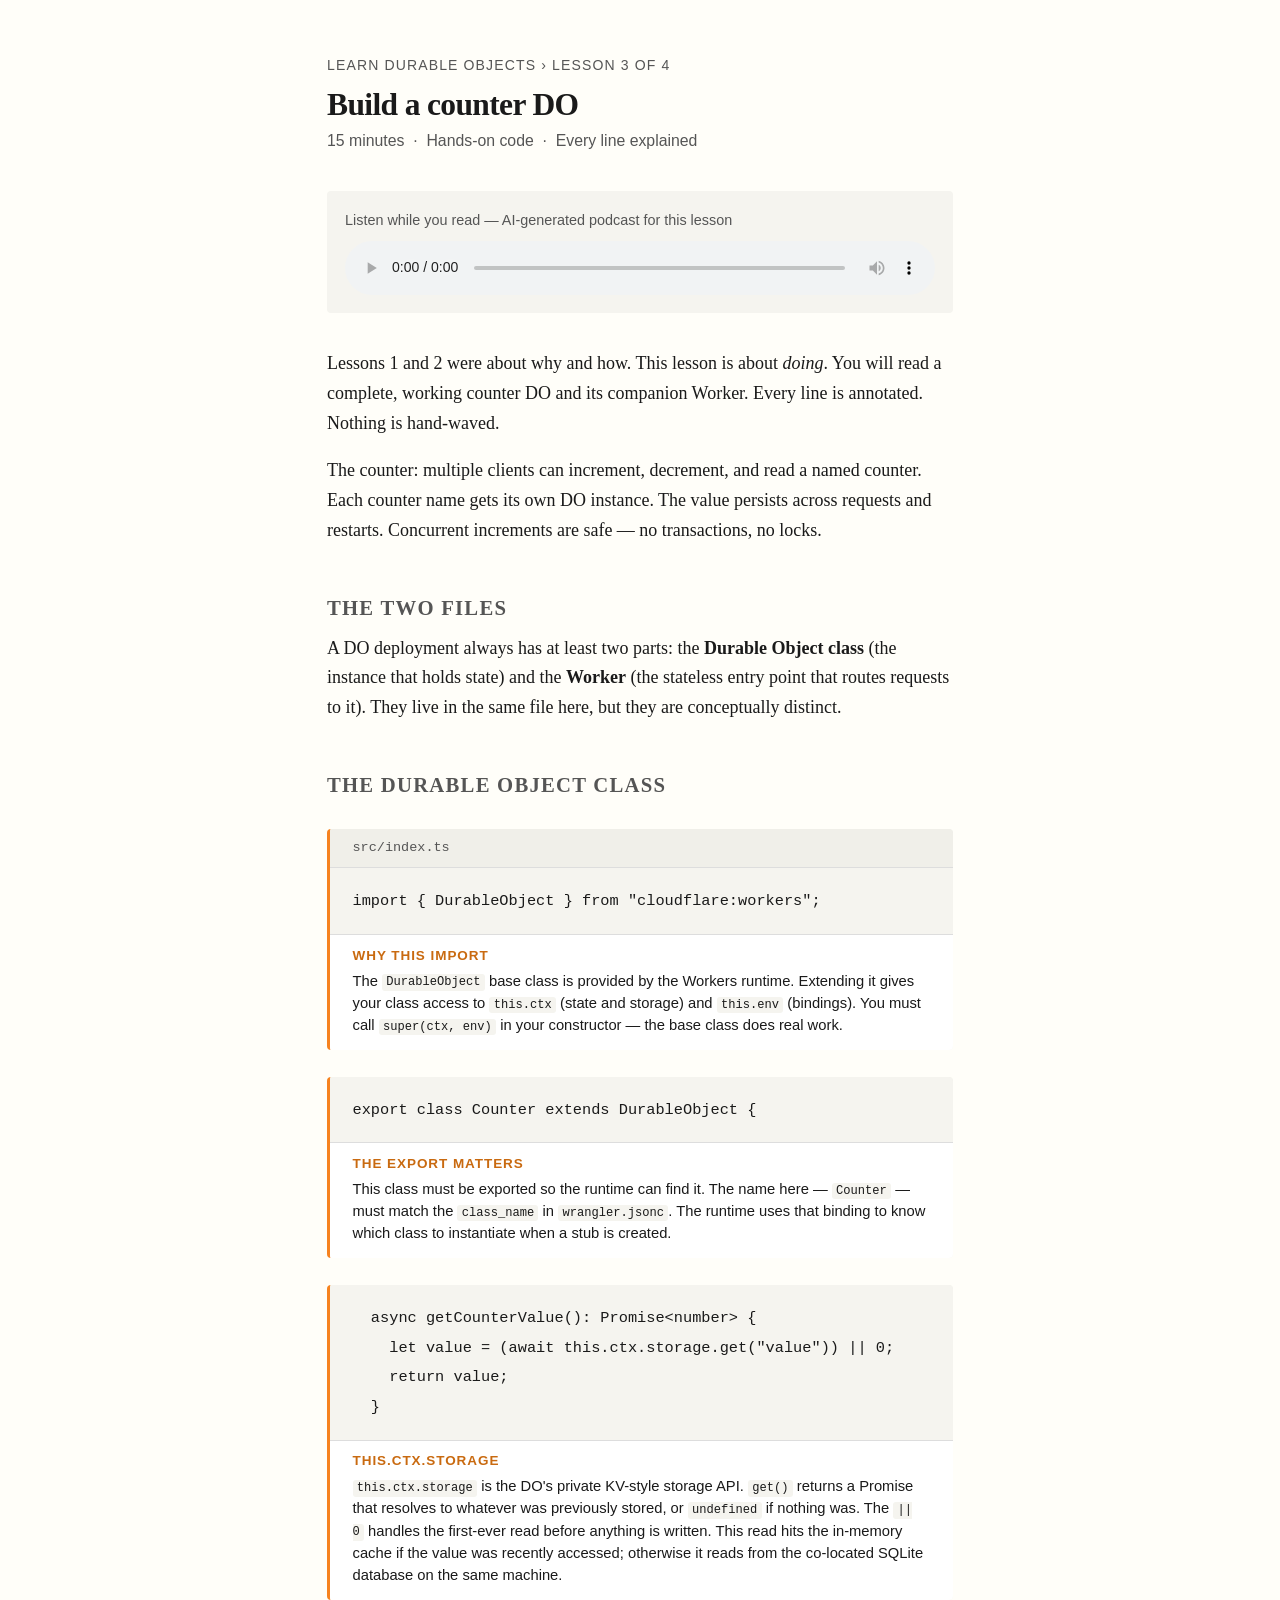
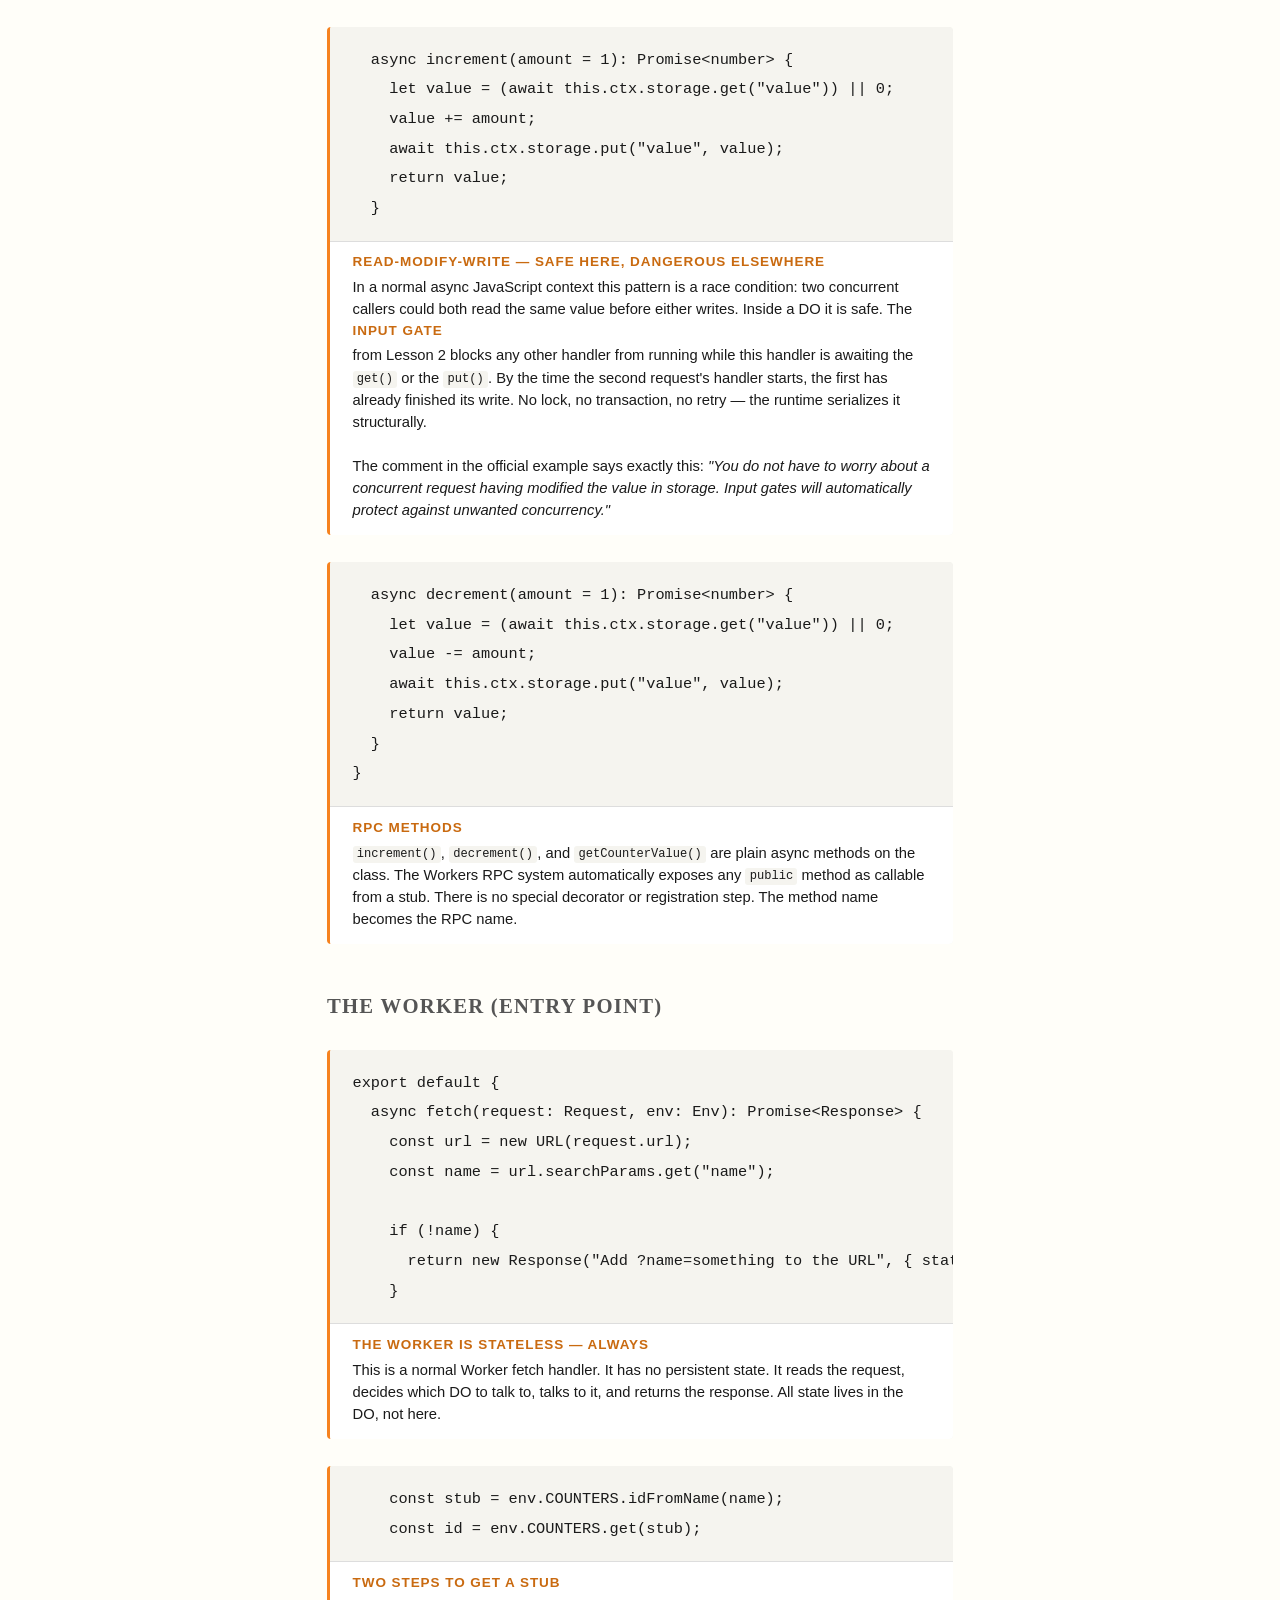
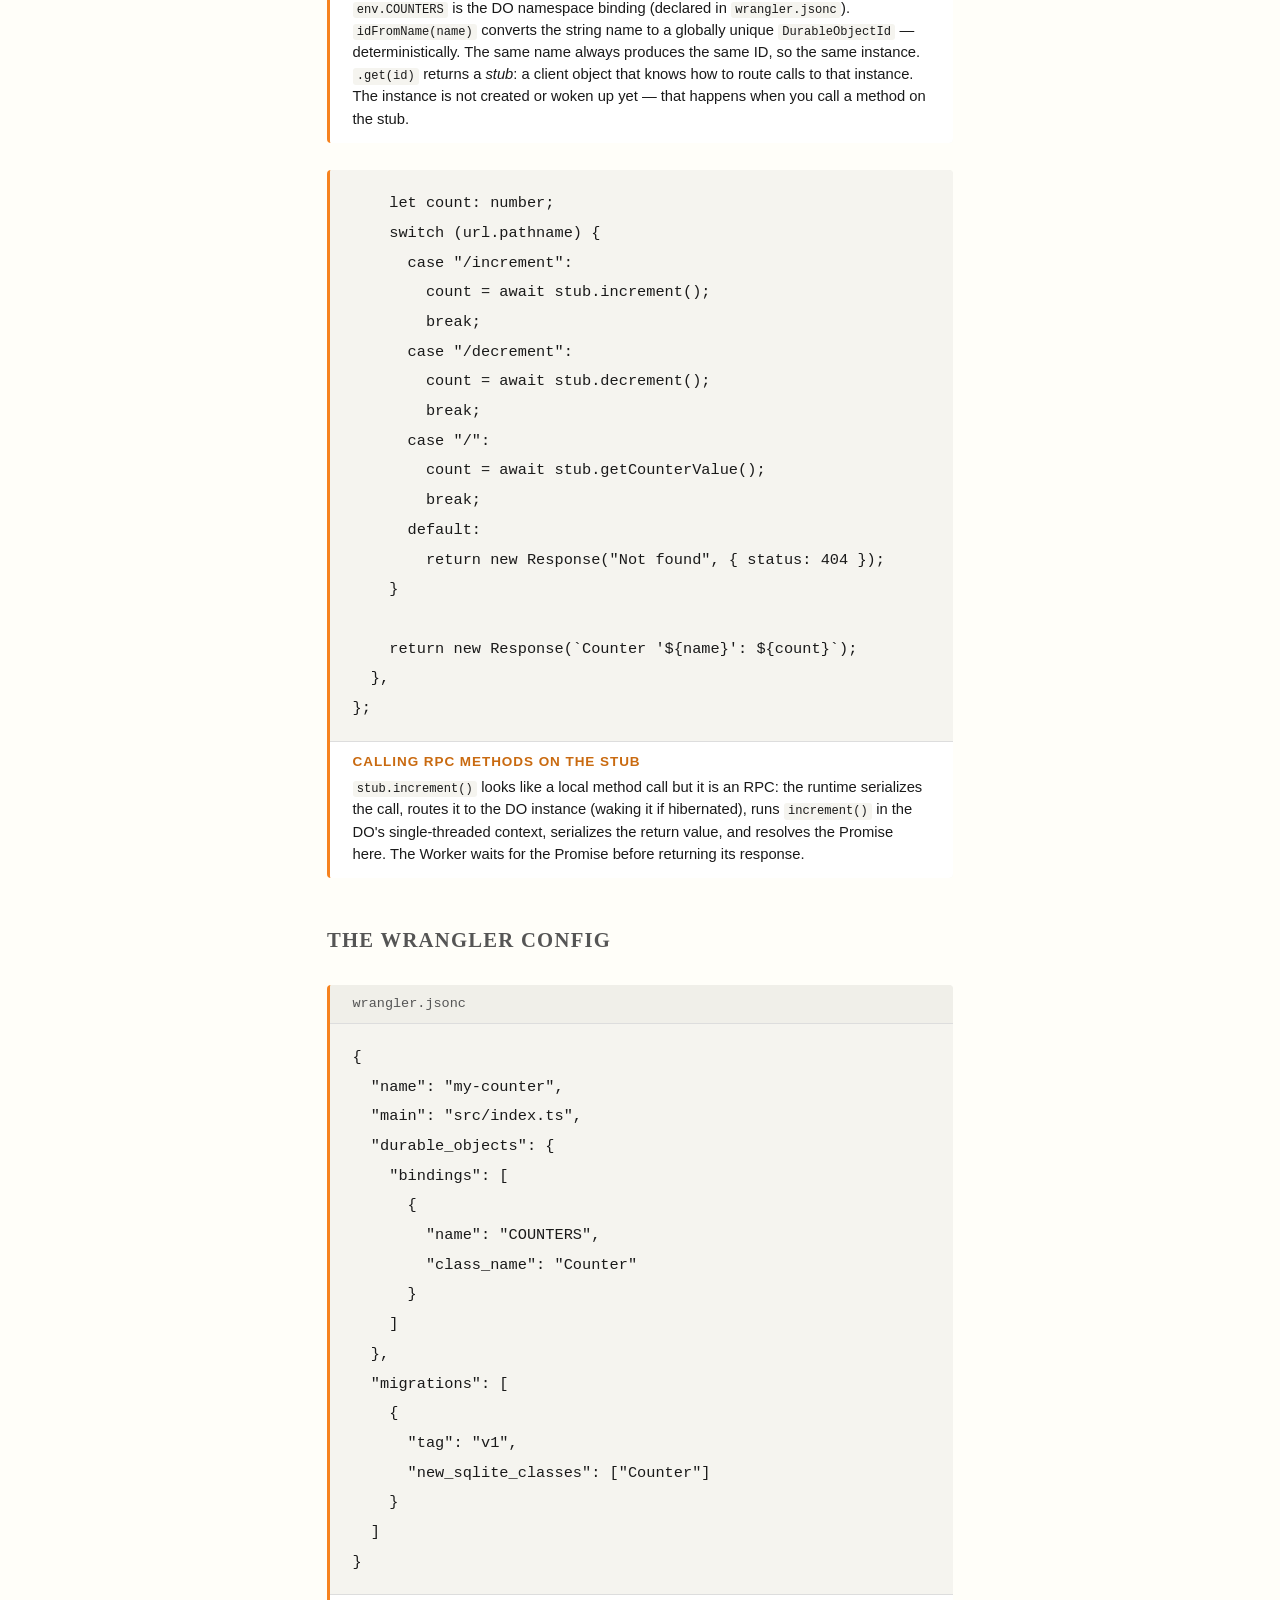
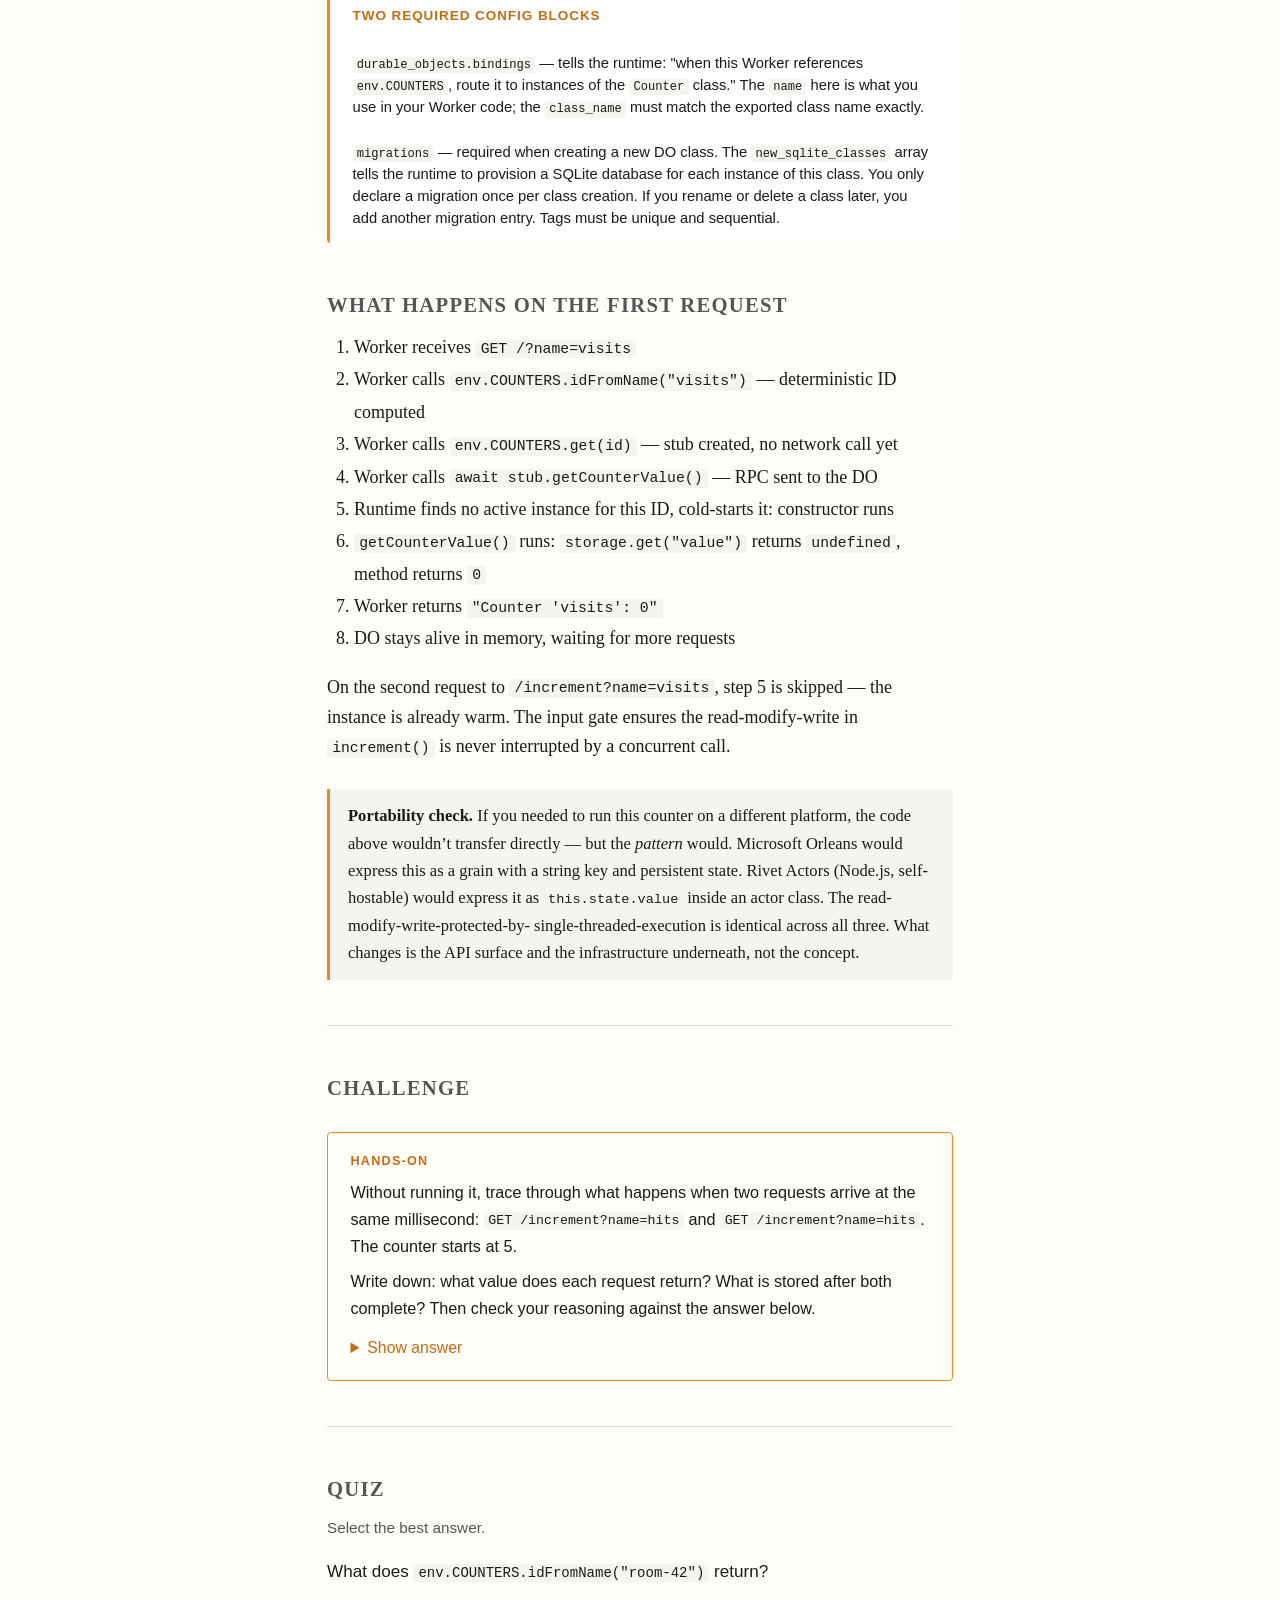
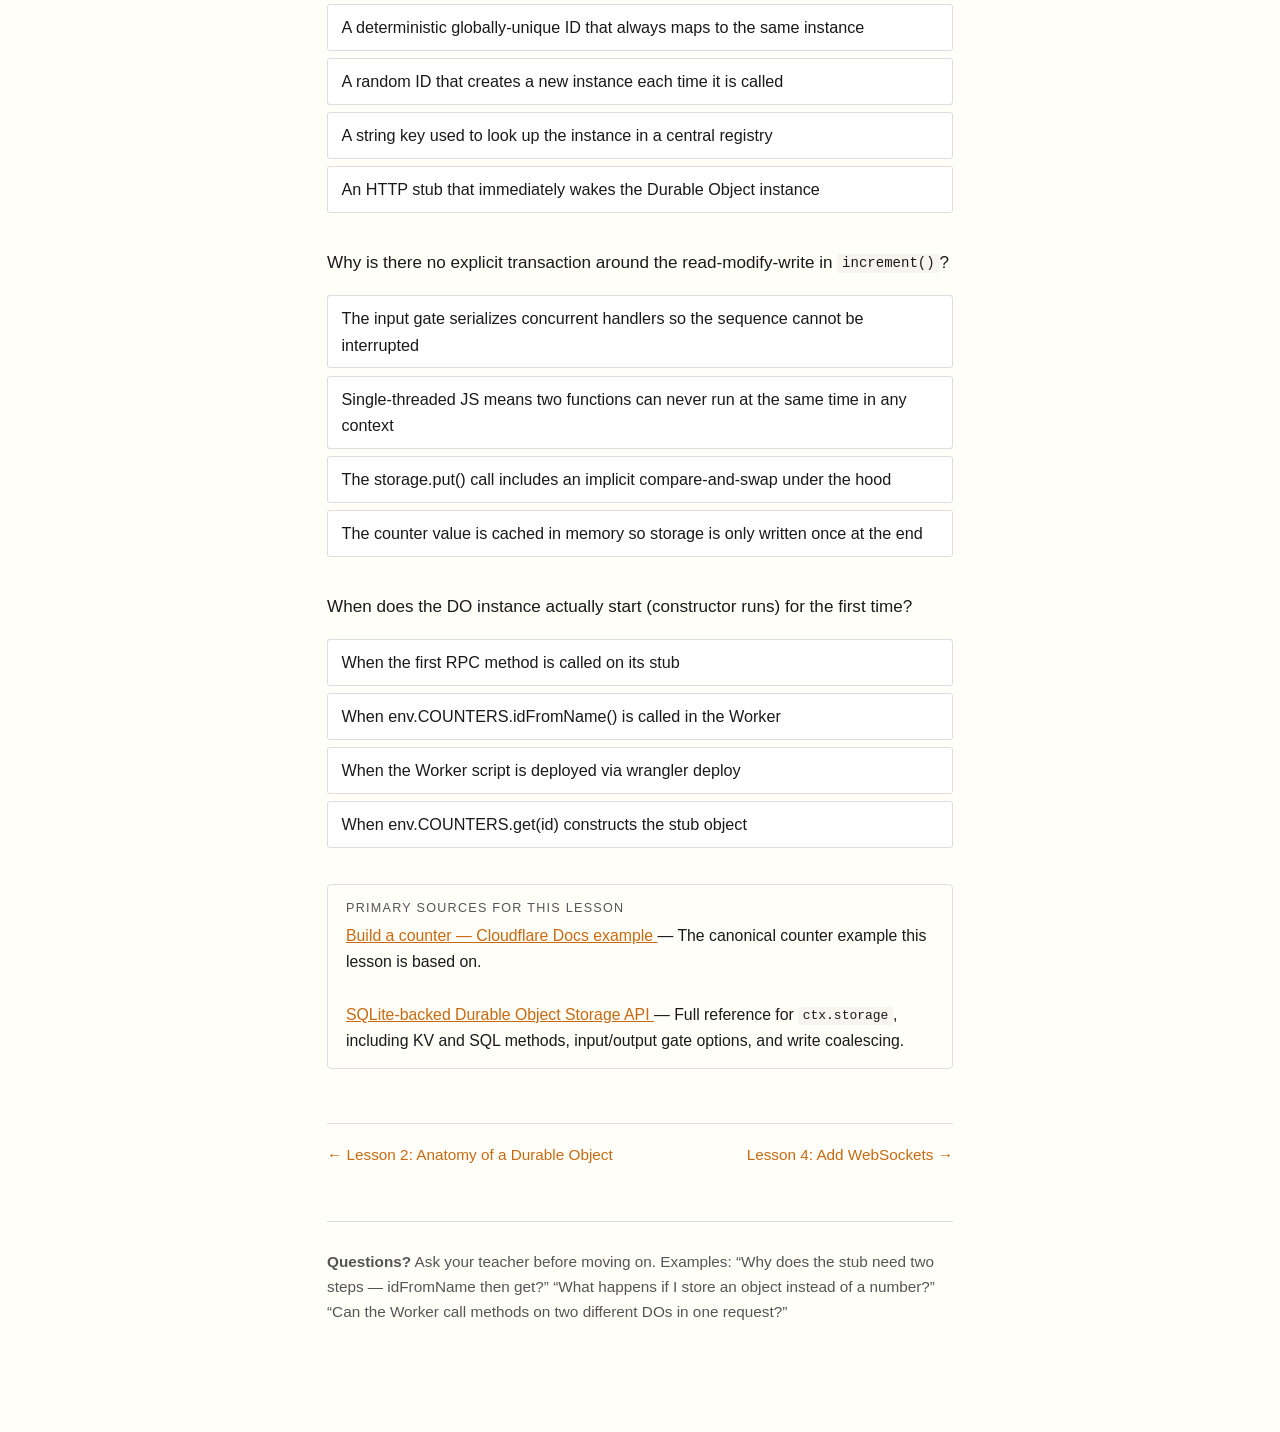
<file: lessons/0003-build-a-counter-do.html>
<!DOCTYPE html>
<html lang="en">
<head>
  <meta charset="UTF-8">
  <meta name="viewport" content="width=device-width, initial-scale=1.0">
  <title>Lesson 3: Build a counter DO — Learn Durable Objects</title>
  <link rel="stylesheet" href="../assets/style.css">
  <style>
    /* Annotated code block */
    .annotated {
      margin: 1.5rem 0;
      border-left: 3px solid var(--accent);
      background: var(--code-bg);
      border-radius: 4px;
      overflow: hidden;
    }

    .annotated pre {
      margin: 0;
      border: none;
      border-radius: 0;
      border-left: none;
    }

    .annotation {
      font-family: sans-serif;
      font-size: 0.82rem;
      line-height: 1.5;
      padding: 0.6rem 1.25rem 0.75rem;
      border-top: 1px solid var(--border);
      background: var(--surface);
    }

    .annotation strong {
      display: block;
      font-size: 0.75rem;
      text-transform: uppercase;
      letter-spacing: 0.07em;
      color: var(--accent-dark);
      margin-bottom: 0.2rem;
    }

    /* File label */
    .file-label {
      font-family: var(--font-mono);
      font-size: 0.75rem;
      color: var(--muted);
      padding: 0.45rem 1.25rem;
      border-bottom: 1px solid var(--border);
      background: var(--surface-alt);
    }

    /* Challenge box */
    .challenge {
      border: 1px solid var(--accent);
      border-radius: 4px;
      padding: 1rem 1.25rem;
      margin: 1.5rem 0;
      font-family: sans-serif;
      font-size: 0.9rem;
    }

    .challenge .label {
      font-size: 0.7rem;
      text-transform: uppercase;
      letter-spacing: 0.1em;
      color: var(--accent-dark);
      display: block;
      margin-bottom: 0.4rem;
      font-weight: 700;
    }

    .challenge p { margin: 0 0 0.5rem; }
    .challenge p:last-child { margin-bottom: 0; }
  </style>
</head>
<body>

  <p class="lesson-meta">
    <a href="../index.html">Learn Durable Objects</a> &rsaquo; Lesson 3 of 4
  </p>

  <h1>Build a counter DO</h1>
  <p style="font-family:sans-serif; font-size:0.88rem; color:var(--muted); margin-top:0.25rem;">
    15 minutes &nbsp;&middot;&nbsp; Hands-on code &nbsp;&middot;&nbsp; Every line explained
  </p>

  <div class="podcast">
    <p>Listen while you read &mdash; AI-generated podcast for this lesson</p>
    <audio controls src="https://github.com/zeke/learn-durable-objects/raw/main/lessons/0003-podcast.mp3"></audio>
  </div>

  <p>
    Lessons 1 and 2 were about why and how. This lesson is about <em>doing</em>. You will read a
    complete, working counter DO and its companion Worker. Every line is annotated. Nothing is
    hand-waved.
  </p>

  <p>
    The counter: multiple clients can increment, decrement, and read a named counter. Each counter
    name gets its own DO instance. The value persists across requests and restarts. Concurrent
    increments are safe — no transactions, no locks.
  </p>

  <h2>The two files</h2>

  <p>
    A DO deployment always has at least two parts: the <strong>Durable Object class</strong>
    (the instance that holds state) and the <strong>Worker</strong> (the stateless entry point
    that routes requests to it). They live in the same file here, but they are conceptually
    distinct.
  </p>

  <h2>The Durable Object class</h2>

  <div class="annotated">
    <div class="file-label">src/index.ts</div>
    <pre><code>import { DurableObject } from "cloudflare:workers";</code></pre>
    <div class="annotation">
      <strong>Why this import</strong>
      The <code>DurableObject</code> base class is provided by the Workers runtime. Extending it
      gives your class access to <code>this.ctx</code> (state and storage) and
      <code>this.env</code> (bindings). You must call <code>super(ctx, env)</code> in your
      constructor — the base class does real work.
    </div>
  </div>

  <div class="annotated">
    <pre><code>export class Counter extends DurableObject {</code></pre>
    <div class="annotation">
      <strong>The export matters</strong>
      This class must be exported so the runtime can find it. The name here —
      <code>Counter</code> — must match the <code>class_name</code> in
      <code>wrangler.jsonc</code>. The runtime uses that binding to know which class to
      instantiate when a stub is created.
    </div>
  </div>

  <div class="annotated">
    <pre><code>  async getCounterValue(): Promise&lt;number&gt; {
    let value = (await this.ctx.storage.get("value")) || 0;
    return value;
  }</code></pre>
    <div class="annotation">
      <strong>this.ctx.storage</strong>
      <code>this.ctx.storage</code> is the DO's private KV-style storage API. <code>get()</code>
      returns a Promise that resolves to whatever was previously stored, or
      <code>undefined</code> if nothing was. The <code>|| 0</code> handles the first-ever
      read before anything is written. This read hits the in-memory cache if the value was
      recently accessed; otherwise it reads from the co-located SQLite database on the same
      machine.
    </div>
  </div>

  <div class="annotated">
    <pre><code>  async increment(amount = 1): Promise&lt;number&gt; {
    let value = (await this.ctx.storage.get("value")) || 0;
    value += amount;
    await this.ctx.storage.put("value", value);
    return value;
  }</code></pre>
    <div class="annotation">
      <strong>Read-modify-write — safe here, dangerous elsewhere</strong>
      In a normal async JavaScript context this pattern is a race condition: two concurrent
      callers could both read the same value before either writes. Inside a DO it is safe.
      The <strong>input gate</strong> from Lesson 2 blocks any other handler from running
      while this handler is awaiting the <code>get()</code> or the <code>put()</code>.
      By the time the second request's handler starts, the first has already finished its
      write. No lock, no transaction, no retry — the runtime serializes it structurally.
      <br><br>
      The comment in the official example says exactly this:
      <em>"You do not have to worry about a concurrent request having modified the value in
      storage. Input gates will automatically protect against unwanted concurrency."</em>
    </div>
  </div>

  <div class="annotated">
    <pre><code>  async decrement(amount = 1): Promise&lt;number&gt; {
    let value = (await this.ctx.storage.get("value")) || 0;
    value -= amount;
    await this.ctx.storage.put("value", value);
    return value;
  }
}</code></pre>
    <div class="annotation">
      <strong>RPC methods</strong>
      <code>increment()</code>, <code>decrement()</code>, and <code>getCounterValue()</code> are
      plain async methods on the class. The Workers RPC system automatically exposes any
      <code>public</code> method as callable from a stub. There is no special decorator or
      registration step. The method name becomes the RPC name.
    </div>
  </div>

  <h2>The Worker (entry point)</h2>

  <div class="annotated">
    <pre><code>export default {
  async fetch(request: Request, env: Env): Promise&lt;Response&gt; {
    const url = new URL(request.url);
    const name = url.searchParams.get("name");

    if (!name) {
      return new Response("Add ?name=something to the URL", { status: 400 });
    }</code></pre>
    <div class="annotation">
      <strong>The Worker is stateless — always</strong>
      This is a normal Worker fetch handler. It has no persistent state. It reads the request,
      decides which DO to talk to, talks to it, and returns the response. All state lives in
      the DO, not here.
    </div>
  </div>

  <div class="annotated">
    <pre><code>    const stub = env.COUNTERS.idFromName(name);
    const id = env.COUNTERS.get(stub);</code></pre>
    <div class="annotation">
      <strong>Two steps to get a stub</strong>
      <code>env.COUNTERS</code> is the DO namespace binding (declared in
      <code>wrangler.jsonc</code>). <code>idFromName(name)</code> converts the string name
      to a globally unique <code>DurableObjectId</code> — deterministically. The same name
      always produces the same ID, so the same instance. <code>.get(id)</code> returns a
      <em>stub</em>: a client object that knows how to route calls to that instance. The
      instance is not created or woken up yet — that happens when you call a method on the stub.
    </div>
  </div>

  <div class="annotated">
    <pre><code>    let count: number;
    switch (url.pathname) {
      case "/increment":
        count = await stub.increment();
        break;
      case "/decrement":
        count = await stub.decrement();
        break;
      case "/":
        count = await stub.getCounterValue();
        break;
      default:
        return new Response("Not found", { status: 404 });
    }

    return new Response(`Counter '${name}': ${count}`);
  },
};</code></pre>
    <div class="annotation">
      <strong>Calling RPC methods on the stub</strong>
      <code>stub.increment()</code> looks like a local method call but it is an RPC: the
      runtime serializes the call, routes it to the DO instance (waking it if hibernated),
      runs <code>increment()</code> in the DO's single-threaded context, serializes the return
      value, and resolves the Promise here. The Worker waits for the Promise before returning
      its response.
    </div>
  </div>

  <h2>The wrangler config</h2>

  <div class="annotated">
    <div class="file-label">wrangler.jsonc</div>
    <pre><code>{
  "name": "my-counter",
  "main": "src/index.ts",
  "durable_objects": {
    "bindings": [
      {
        "name": "COUNTERS",
        "class_name": "Counter"
      }
    ]
  },
  "migrations": [
    {
      "tag": "v1",
      "new_sqlite_classes": ["Counter"]
    }
  ]
}</code></pre>
    <div class="annotation">
      <strong>Two required config blocks</strong>
      <br>
      <code>durable_objects.bindings</code> — tells the runtime: "when this Worker references
      <code>env.COUNTERS</code>, route it to instances of the <code>Counter</code> class."
      The <code>name</code> here is what you use in your Worker code; the
      <code>class_name</code> must match the exported class name exactly.
      <br><br>
      <code>migrations</code> — required when creating a new DO class. The
      <code>new_sqlite_classes</code> array tells the runtime to provision a SQLite database
      for each instance of this class. You only declare a migration once per class creation.
      If you rename or delete a class later, you add another migration entry. Tags must be
      unique and sequential.
    </div>
  </div>

  <h2>What happens on the first request</h2>

  <ol style="margin: 0 0 1rem 1.5rem; padding: 0; line-height: 1.8;">
    <li>Worker receives <code>GET /?name=visits</code></li>
    <li>Worker calls <code>env.COUNTERS.idFromName("visits")</code> — deterministic ID computed</li>
    <li>Worker calls <code>env.COUNTERS.get(id)</code> — stub created, no network call yet</li>
    <li>Worker calls <code>await stub.getCounterValue()</code> — RPC sent to the DO</li>
    <li>Runtime finds no active instance for this ID, cold-starts it: constructor runs</li>
    <li><code>getCounterValue()</code> runs: <code>storage.get("value")</code> returns
        <code>undefined</code>, method returns <code>0</code></li>
    <li>Worker returns <code>"Counter 'visits': 0"</code></li>
    <li>DO stays alive in memory, waiting for more requests</li>
  </ol>

  <p>
    On the second request to <code>/increment?name=visits</code>, step 5 is skipped — the
    instance is already warm. The input gate ensures the read-modify-write in
    <code>increment()</code> is never interrupted by a concurrent call.
  </p>

  <div class="callout">
    <p>
      <strong>Portability check.</strong> If you needed to run this counter on a different
      platform, the code above wouldn&rsquo;t transfer directly &mdash; but the
      <em>pattern</em> would. Microsoft Orleans would express this as a grain with a string key
      and persistent state. Rivet Actors (Node.js, self-hostable) would express it as
      <code>this.state.value</code> inside an actor class. The read-modify-write-protected-by-
      single-threaded-execution is identical across all three. What changes is the API surface
      and the infrastructure underneath, not the concept.
    </p>
  </div>

  <hr style="margin: 2.5rem 0; border:none; border-top: 1px solid var(--border);">

  <h2>Challenge</h2>

  <div class="challenge">
    <span class="label">Hands-on</span>
    <p>
      Without running it, trace through what happens when two requests arrive at the same
      millisecond: <code>GET /increment?name=hits</code> and
      <code>GET /increment?name=hits</code>. The counter starts at 5.
    </p>
    <p>
      Write down: what value does each request return? What is stored after both complete?
      Then check your reasoning against the answer below.
    </p>
    <details style="margin-top:0.75rem; font-size:0.88rem;">
      <summary style="cursor:pointer; font-family:sans-serif; color:var(--accent-dark);">Show answer</summary>
      <div style="margin-top:0.75rem; padding:0.75rem; background:var(--code-bg); border-radius:4px;">
        <p style="margin:0 0 0.5rem;">
          One request wins the input gate. Say request A goes first. A reads 5, writes 6,
          returns 6. The input gate then opens. Request B reads 6 (not 5 — A's write is
          already confirmed), writes 7, returns 7.
        </p>
        <p style="margin:0;">
          Final stored value: <strong>7</strong>. No duplicate returns. No lost increment.
          Neither request needed to know the other existed.
        </p>
      </div>
    </details>
  </div>

  <hr style="margin: 2.5rem 0; border:none; border-top: 1px solid var(--border);">

  <h2>Quiz</h2>
  <p style="font-family:sans-serif; font-size:0.85rem; color:var(--muted);">
    Select the best answer.
  </p>

  <div class="quiz" data-quiz="q1" style="margin-bottom:2rem;">
    <p class="quiz-question" style="font-family:sans-serif; font-size:0.95rem;">
      What does <code>env.COUNTERS.idFromName("room-42")</code> return?
    </p>
    <ul class="quiz-options">
      <li data-correct="true">A deterministic globally-unique ID that always maps to the same instance</li>
      <li>A random ID that creates a new instance each time it is called</li>
      <li>A string key used to look up the instance in a central registry</li>
      <li>An HTTP stub that immediately wakes the Durable Object instance</li>
    </ul>
    <p class="quiz-feedback"
       data-correct="Correct. idFromName() is deterministic: the same name always produces the same DurableObjectId, which always routes to the same instance. No registry lookup, no network call."
       data-incorrect="Not quite. idFromName() is deterministic — not random, not a registry key, and it doesn't wake the DO. A stub is returned by .get(), and the DO wakes only when a method is called on it."
       hidden></p>
  </div>

  <div class="quiz" data-quiz="q2" style="margin-bottom:2rem;">
    <p class="quiz-question" style="font-family:sans-serif; font-size:0.95rem;">
      Why is there no explicit transaction around the read-modify-write in
      <code>increment()</code>?
    </p>
    <ul class="quiz-options">
      <li data-correct="true">The input gate serializes concurrent handlers so the sequence cannot be interrupted</li>
      <li>Single-threaded JS means two functions can never run at the same time in any context</li>
      <li>The storage.put() call includes an implicit compare-and-swap under the hood</li>
      <li>The counter value is cached in memory so storage is only written once at the end</li>
    </ul>
    <p class="quiz-feedback"
       data-correct="Correct. The input gate holds back any new request while a storage operation is awaited. By the time the gate opens and the next handler starts, the write is already done. Serialization happens at the runtime level, not the application level."
       data-incorrect="Not quite. Single-threaded JS alone isn't enough — async gaps still allow interleaving. There's no CAS in storage.put(). The gate is the specific mechanism."
       hidden></p>
  </div>

  <div class="quiz" data-quiz="q3" style="margin-bottom:2rem;">
    <p class="quiz-question" style="font-family:sans-serif; font-size:0.95rem;">
      When does the DO instance actually start (constructor runs) for the first time?
    </p>
    <ul class="quiz-options">
      <li data-correct="true">When the first RPC method is called on its stub</li>
      <li>When env.COUNTERS.idFromName() is called in the Worker</li>
      <li>When the Worker script is deployed via wrangler deploy</li>
      <li>When env.COUNTERS.get(id) constructs the stub object</li>
    </ul>
    <p class="quiz-feedback"
       data-correct="Correct. Creating an ID and getting a stub are local operations — no network, no instantiation. The DO cold-starts only when the first actual RPC call is dispatched to it."
       data-incorrect="Not quite. idFromName() is a local computation. get() creates a stub locally. deploy() sets up the class binding. The instance starts only when a method is actually called on the stub."
       hidden></p>
  </div>

  <div class="primary-source">
    <span class="label">Primary sources for this lesson</span>
    <a href="https://developers.cloudflare.com/durable-objects/examples/build-a-counter/" target="_blank">
      Build a counter — Cloudflare Docs example
    </a> — The canonical counter example this lesson is based on.<br><br>
    <a href="https://developers.cloudflare.com/durable-objects/api/sqlite-storage-api/" target="_blank">
      SQLite-backed Durable Object Storage API
    </a> — Full reference for <code>ctx.storage</code>, including KV and SQL methods, input/output gate options, and write coalescing.
  </div>

  <div class="lesson-nav">
    <a href="0002-anatomy-of-a-durable-object.html">&larr; Lesson 2: Anatomy of a Durable Object</a>
    <a href="0004-add-websockets.html">Lesson 4: Add WebSockets &rarr;</a>
  </div>

  <div class="ask-teacher">
    <strong>Questions?</strong> Ask your teacher before moving on.
    Examples: &ldquo;Why does the stub need two steps — idFromName then get?&rdquo;
    &ldquo;What happens if I store an object instead of a number?&rdquo;
    &ldquo;Can the Worker call methods on two different DOs in one request?&rdquo;
  </div>

  <script src="../assets/quiz.js"></script>
</body>
</html>
</file>
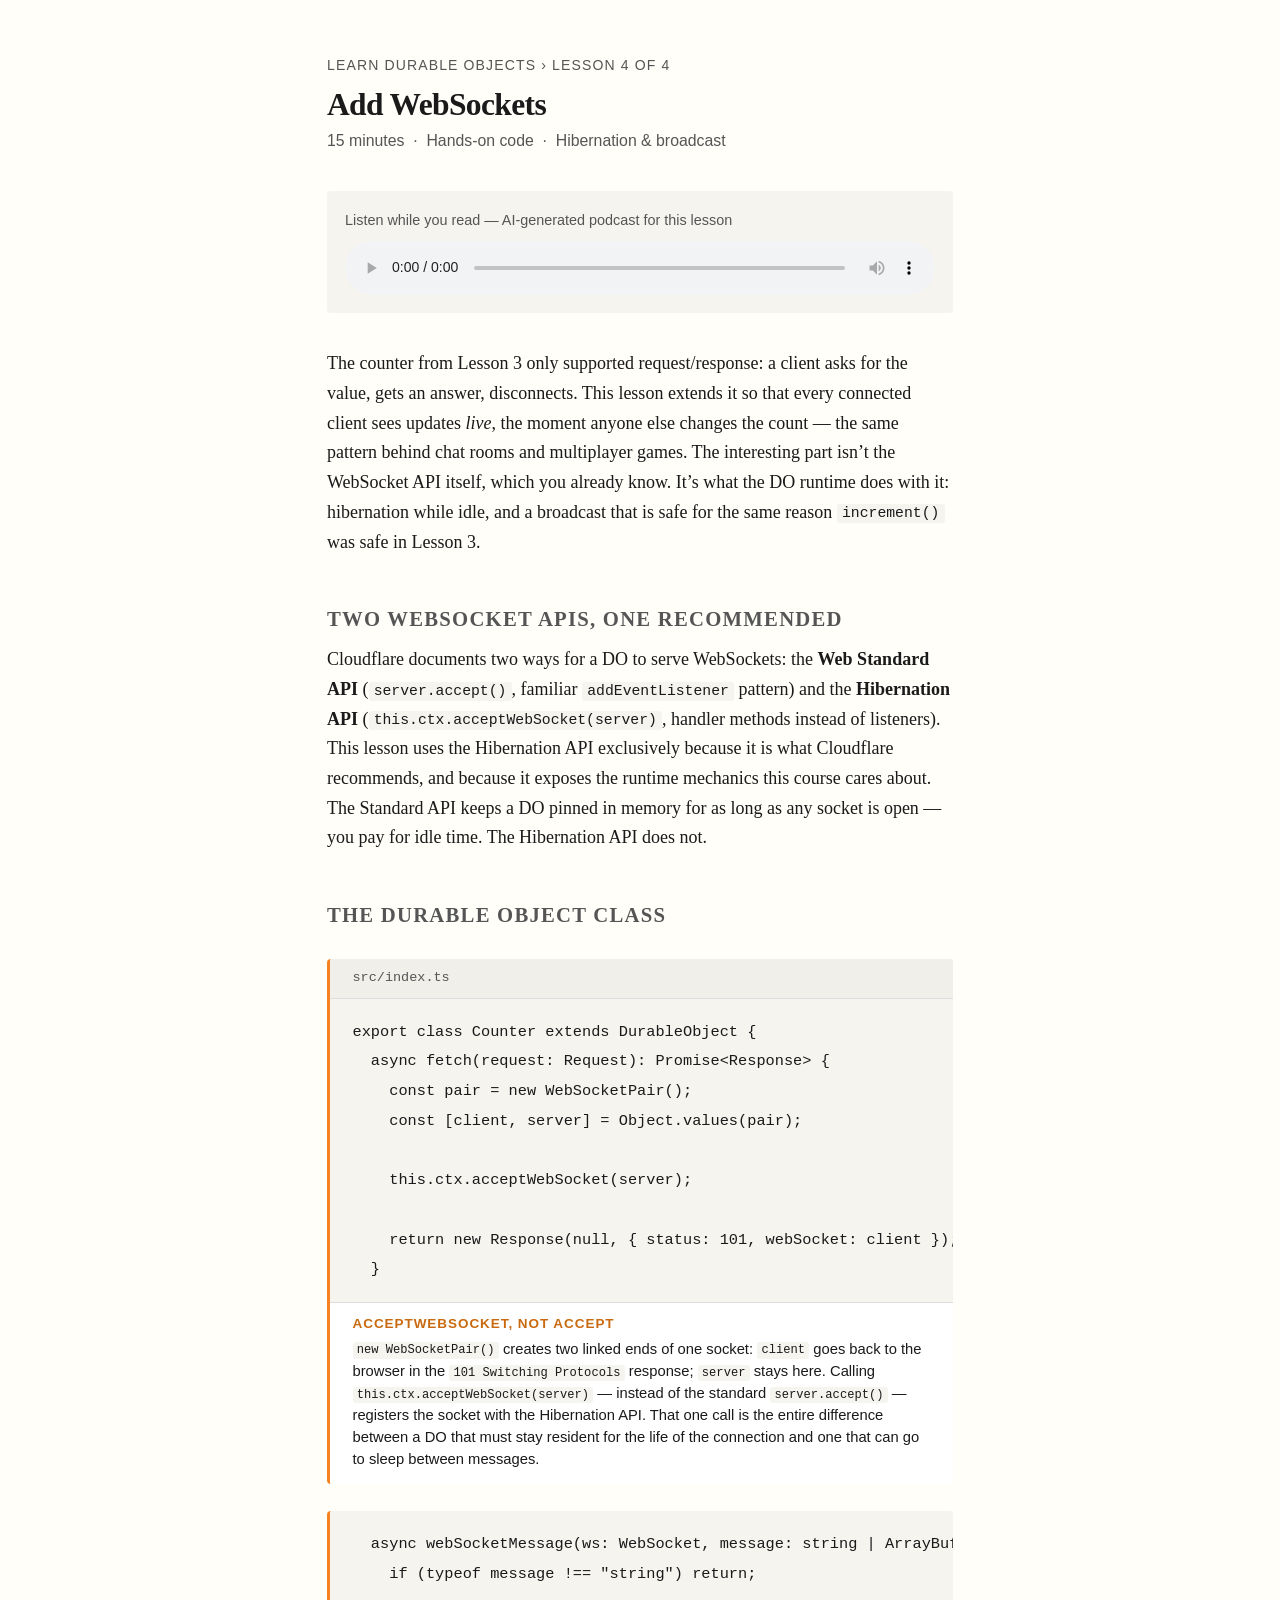
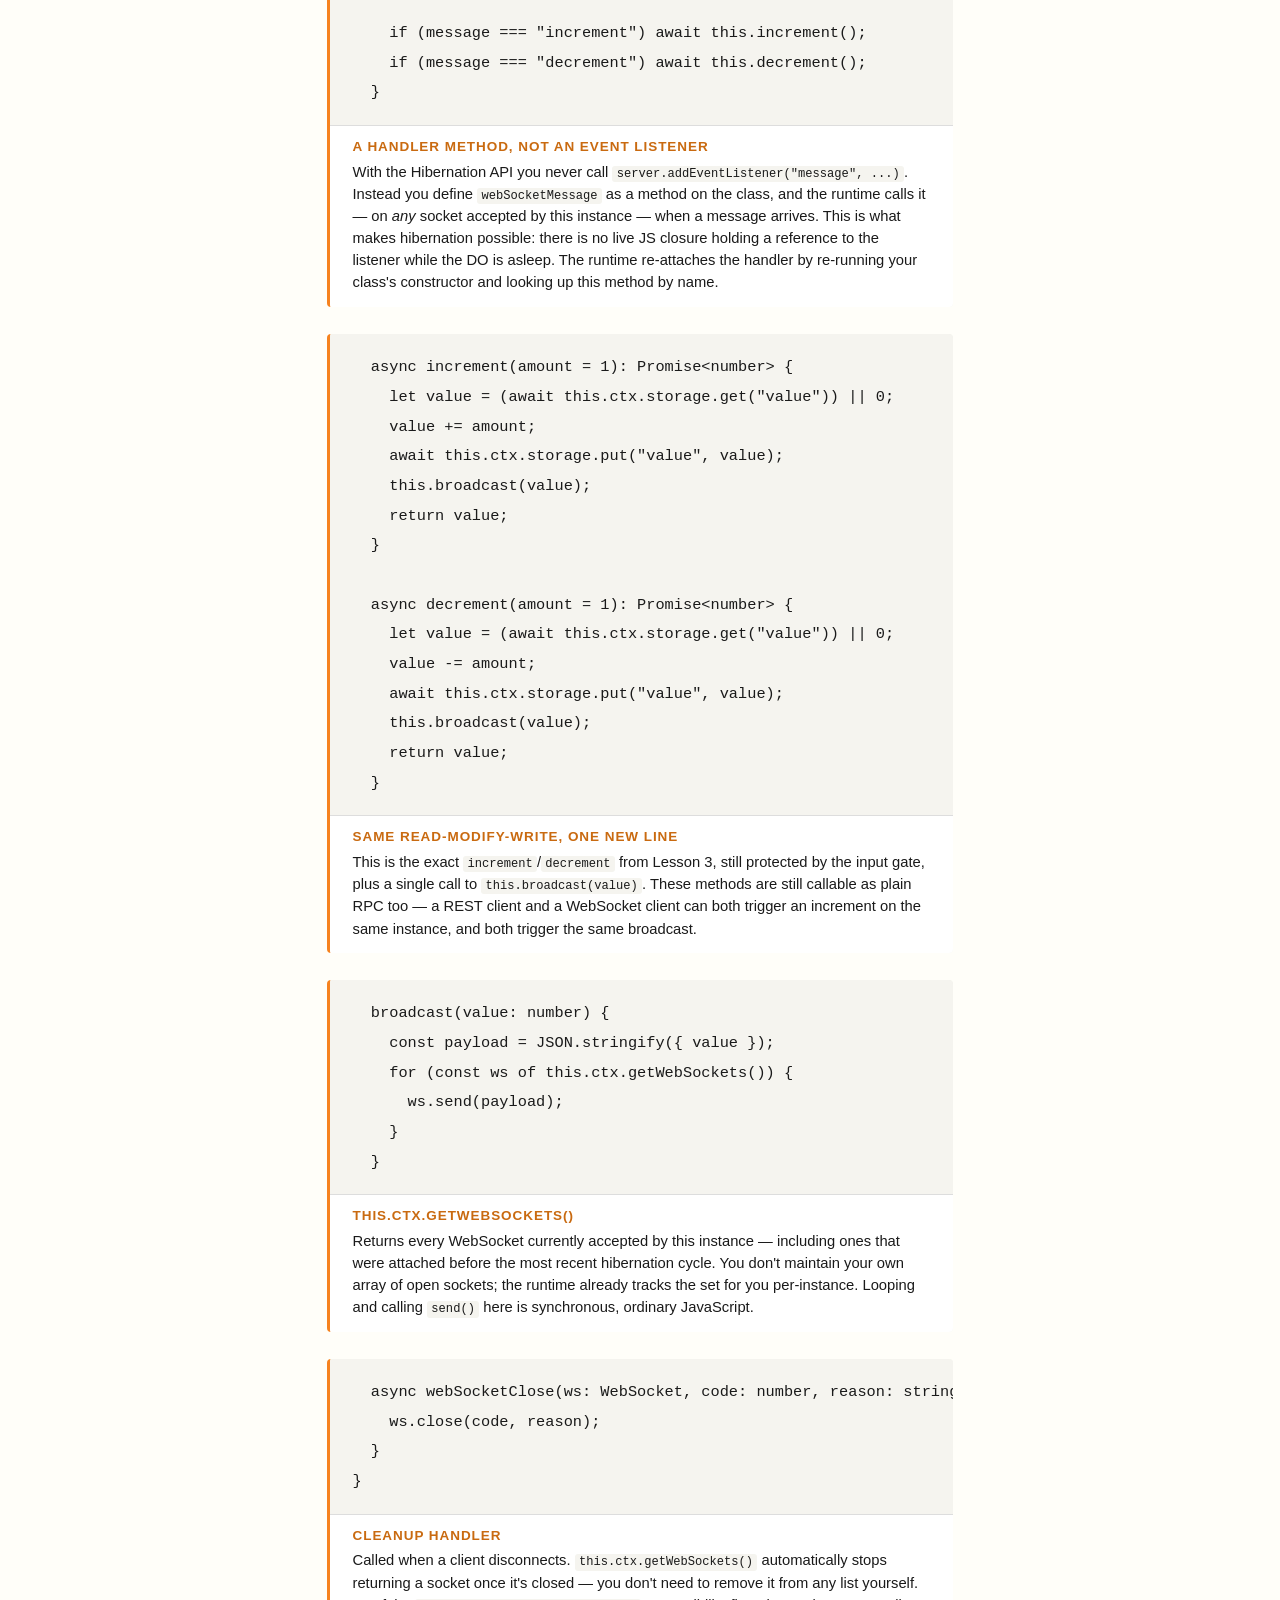
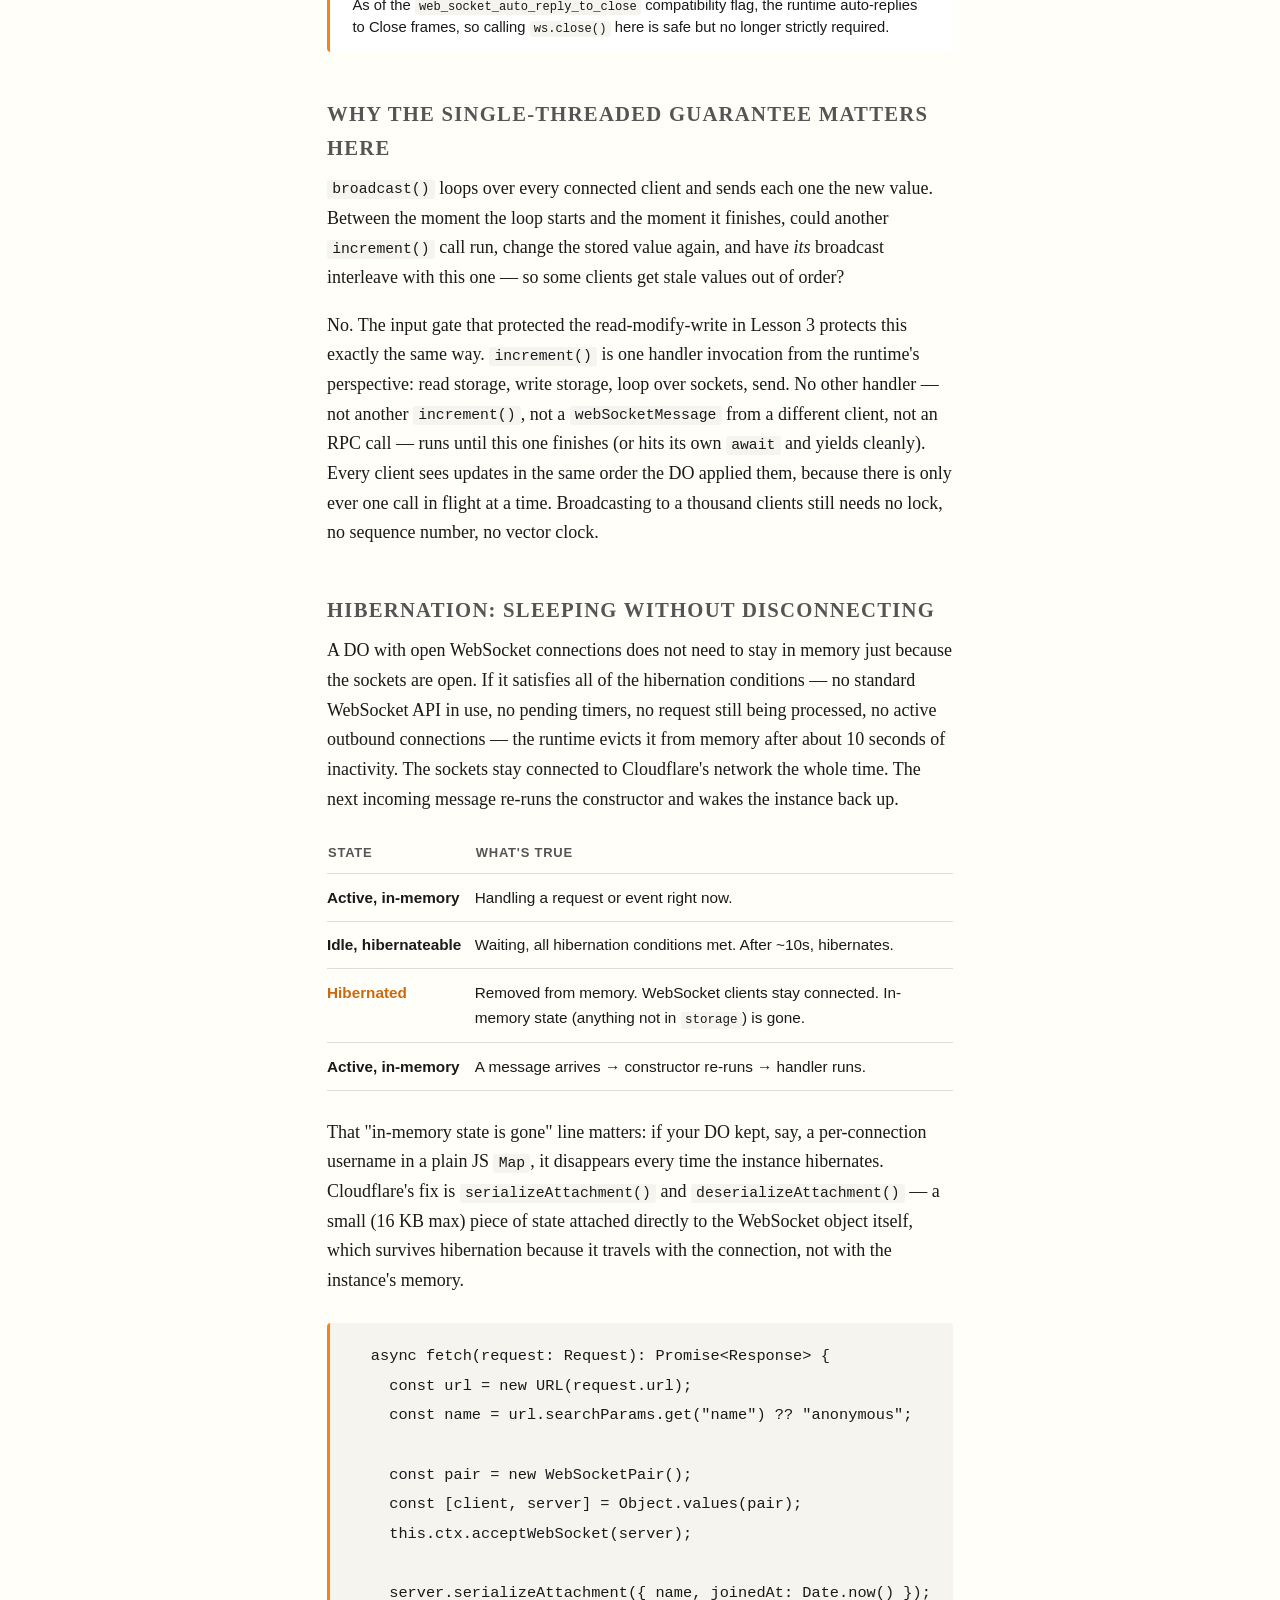
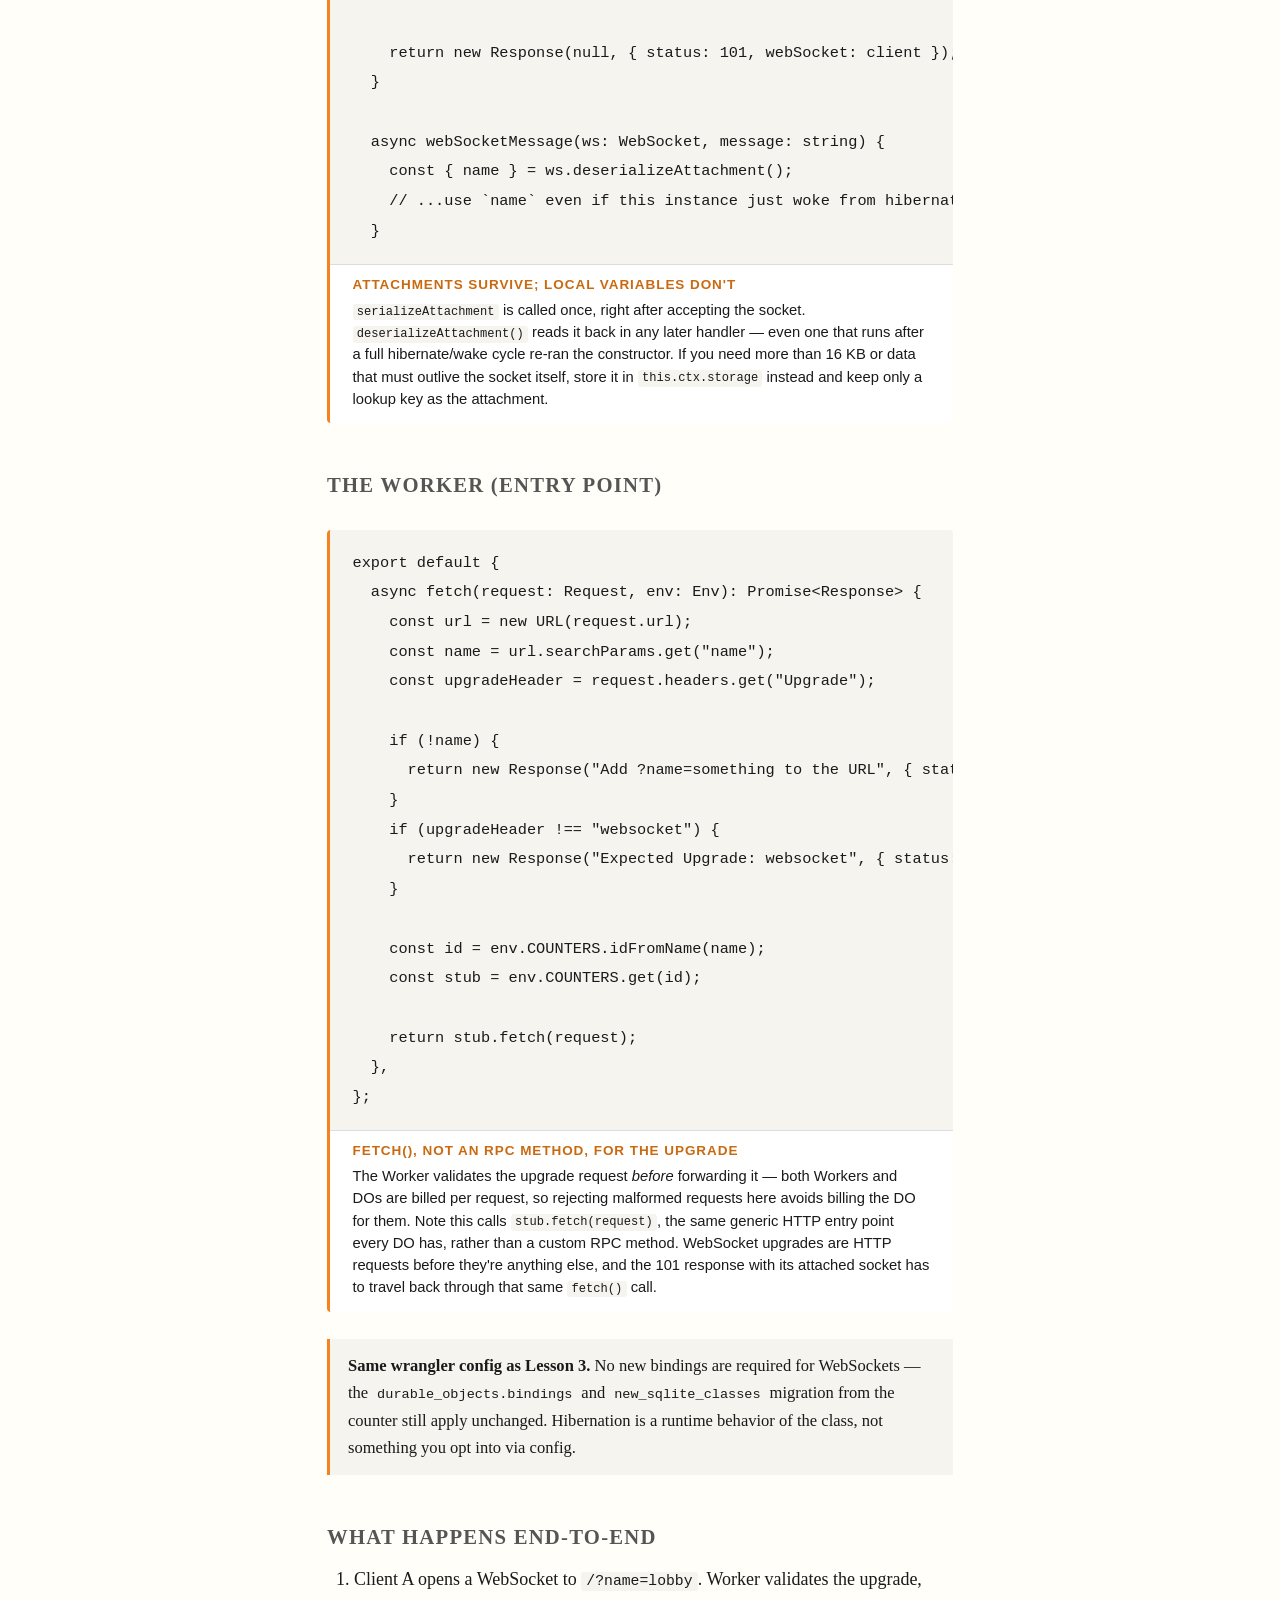
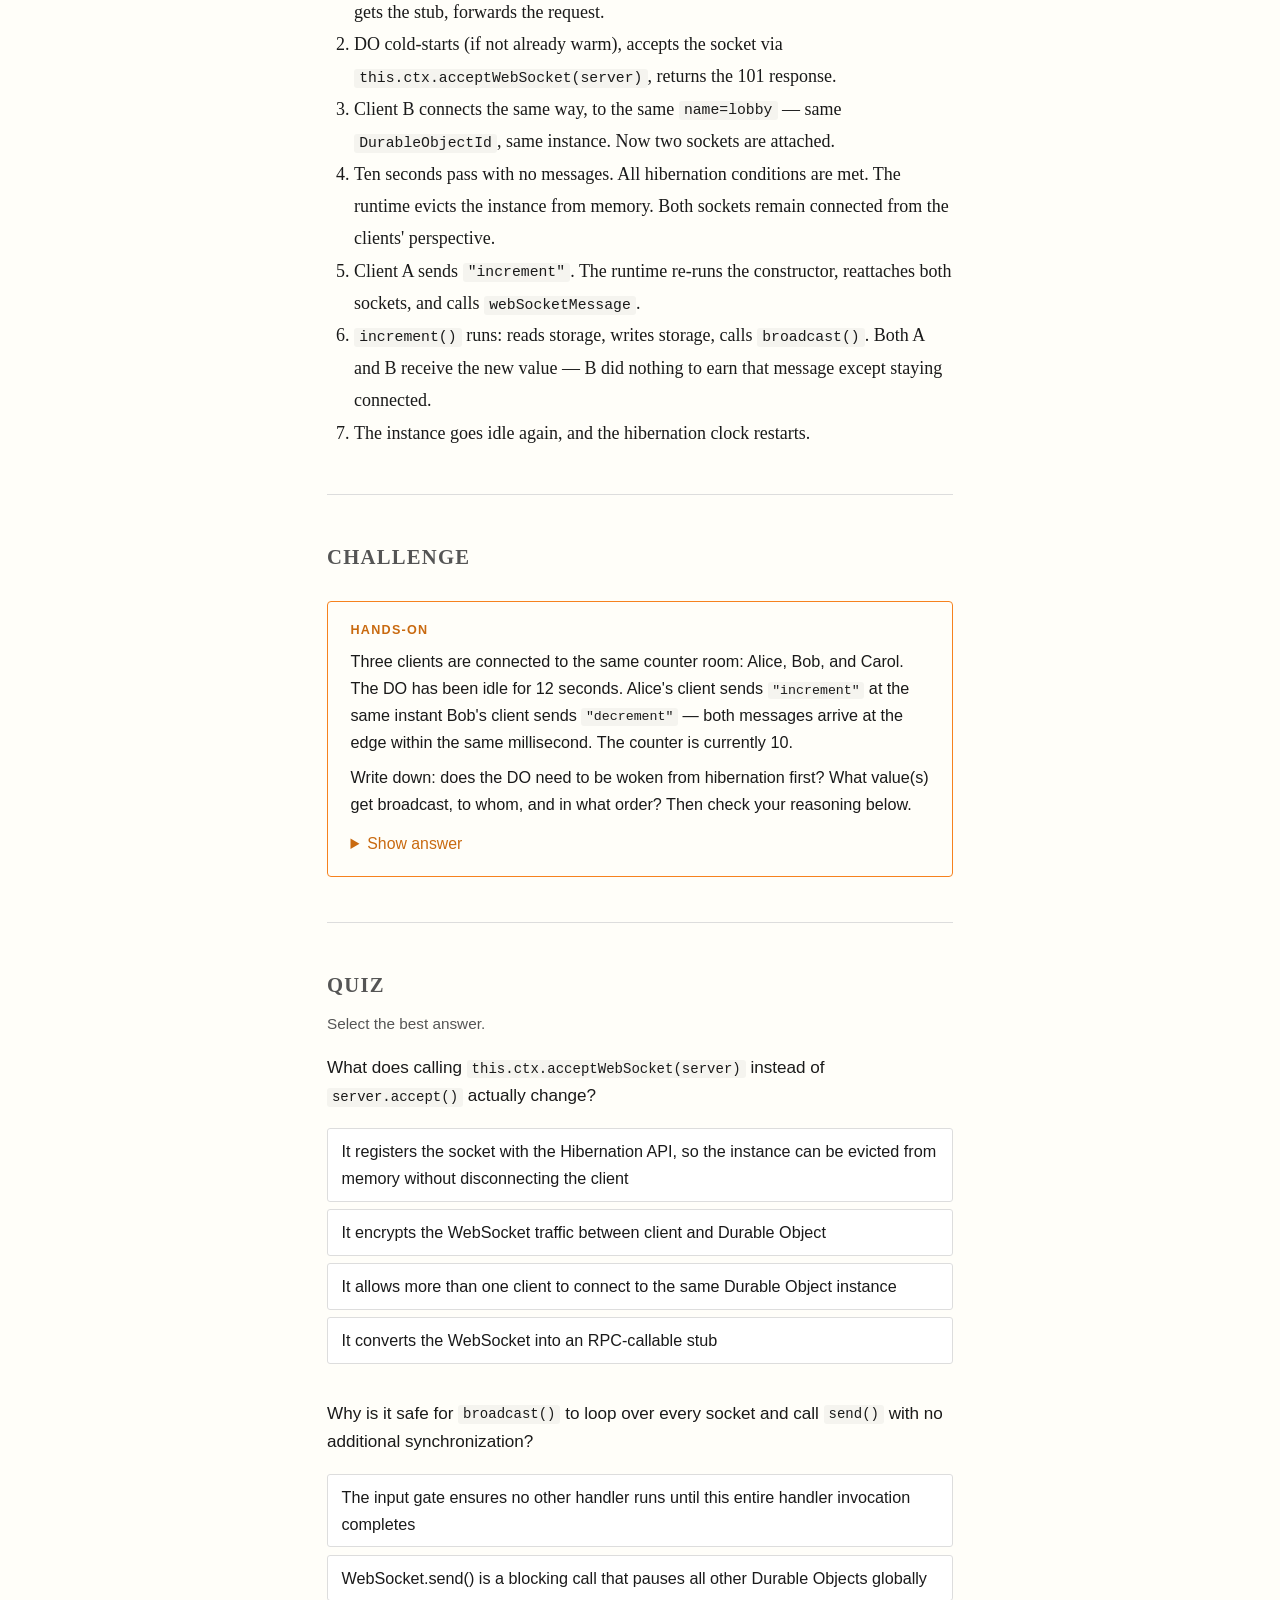
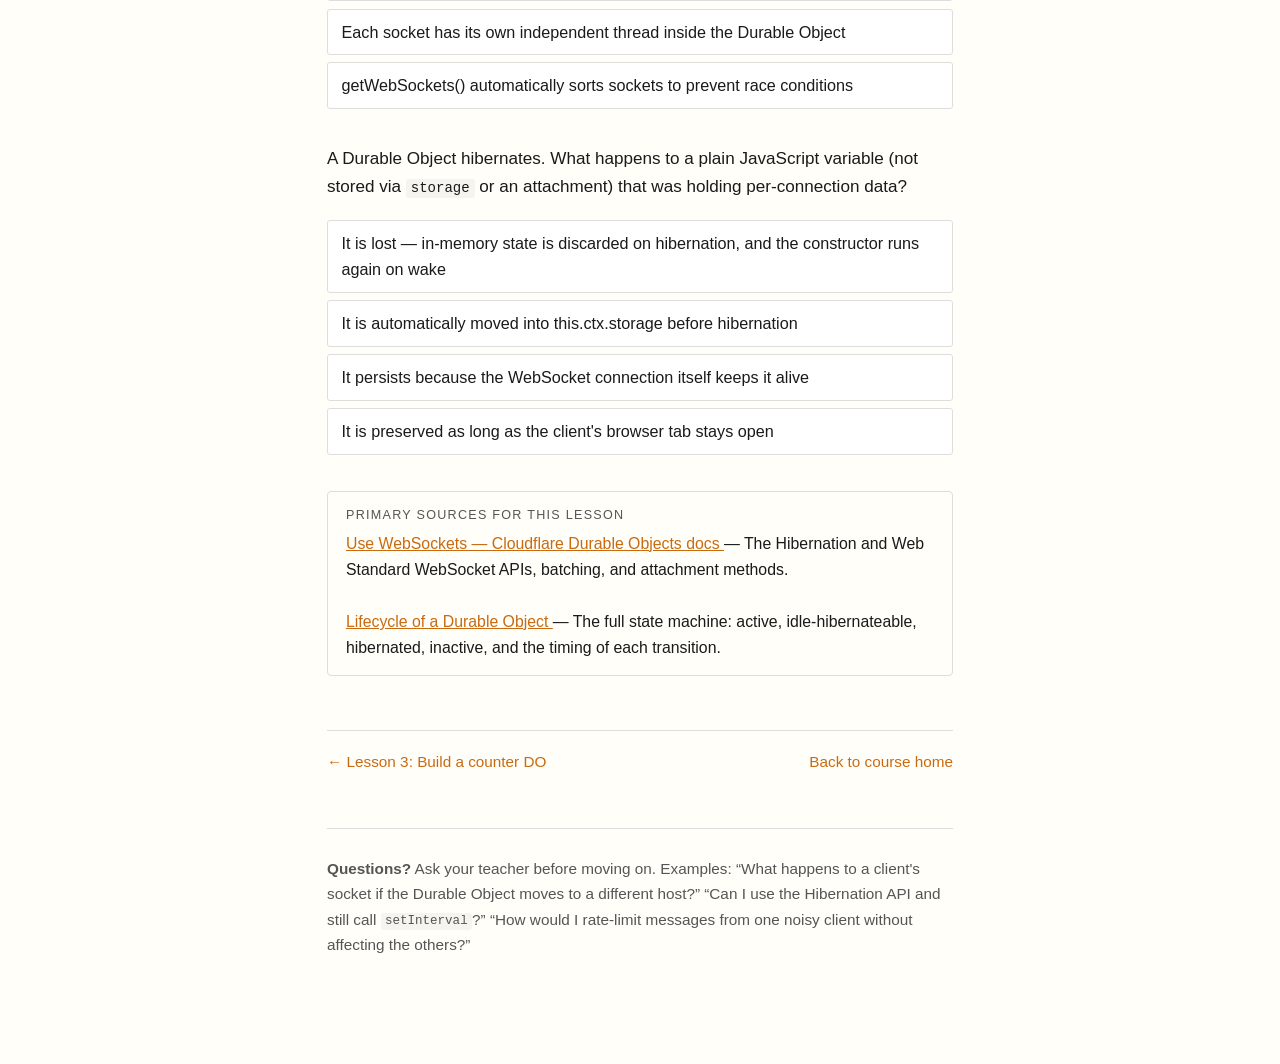
<file: lessons/0004-add-websockets.html>
<!DOCTYPE html>
<html lang="en">
<head>
  <meta charset="UTF-8">
  <meta name="viewport" content="width=device-width, initial-scale=1.0">
  <title>Lesson 4: Add WebSockets — Learn Durable Objects</title>
  <link rel="stylesheet" href="../assets/style.css">
  <style>
    /* Annotated code block */
    .annotated {
      margin: 1.5rem 0;
      border-left: 3px solid var(--accent);
      background: var(--code-bg);
      border-radius: 4px;
      overflow: hidden;
    }

    .annotated pre {
      margin: 0;
      border: none;
      border-radius: 0;
      border-left: none;
    }

    .annotation {
      font-family: sans-serif;
      font-size: 0.82rem;
      line-height: 1.5;
      padding: 0.6rem 1.25rem 0.75rem;
      border-top: 1px solid var(--border);
      background: var(--surface);
    }

    .annotation strong {
      display: block;
      font-size: 0.75rem;
      text-transform: uppercase;
      letter-spacing: 0.07em;
      color: var(--accent-dark);
      margin-bottom: 0.2rem;
    }

    /* File label */
    .file-label {
      font-family: var(--font-mono);
      font-size: 0.75rem;
      color: var(--muted);
      padding: 0.45rem 1.25rem;
      border-bottom: 1px solid var(--border);
      background: var(--surface-alt);
    }

    /* Challenge box */
    .challenge {
      border: 1px solid var(--accent);
      border-radius: 4px;
      padding: 1rem 1.25rem;
      margin: 1.5rem 0;
      font-family: sans-serif;
      font-size: 0.9rem;
    }

    .challenge .label {
      font-size: 0.7rem;
      text-transform: uppercase;
      letter-spacing: 0.1em;
      color: var(--accent-dark);
      display: block;
      margin-bottom: 0.4rem;
      font-weight: 700;
    }

    .challenge p { margin: 0 0 0.5rem; }
    .challenge p:last-child { margin-bottom: 0; }

    /* Lifecycle state table */
    .lifecycle-table {
      width: 100%;
      border-collapse: collapse;
      margin: 1.5rem 0;
      font-family: sans-serif;
      font-size: 0.85rem;
    }

    .lifecycle-table th {
      text-align: left;
      font-size: 0.72rem;
      text-transform: uppercase;
      letter-spacing: 0.06em;
      color: var(--muted);
      padding-bottom: 0.5rem;
      border-bottom: 1px solid var(--border);
    }

    .lifecycle-table td {
      padding: 0.6rem 0.75rem 0.6rem 0;
      border-bottom: 1px solid var(--border);
      vertical-align: top;
    }

    .lifecycle-table td:first-child {
      font-weight: 700;
      white-space: nowrap;
    }

    .lifecycle-table tr.hibernated td:first-child {
      color: var(--accent-dark);
    }
  </style>
</head>
<body>

  <p class="lesson-meta">
    <a href="../index.html">Learn Durable Objects</a> &rsaquo; Lesson 4 of 4
  </p>

  <h1>Add WebSockets</h1>
  <p style="font-family:sans-serif; font-size:0.88rem; color:var(--muted); margin-top:0.25rem;">
    15 minutes &nbsp;&middot;&nbsp; Hands-on code &nbsp;&middot;&nbsp; Hibernation &amp; broadcast
  </p>

  <div class="podcast">
    <p>Listen while you read &mdash; AI-generated podcast for this lesson</p>
    <audio controls src="https://github.com/zeke/learn-durable-objects/raw/main/lessons/0004-podcast.mp3"></audio>
  </div>

  <p>
    The counter from Lesson 3 only supported request/response: a client asks for the value,
    gets an answer, disconnects. This lesson extends it so that every connected client sees
    updates <em>live</em>, the moment anyone else changes the count &mdash; the same pattern
    behind chat rooms and multiplayer games. The interesting part isn&rsquo;t the WebSocket API
    itself, which you already know. It&rsquo;s what the DO runtime does with it: hibernation
    while idle, and a broadcast that is safe for the same reason
    <code>increment()</code> was safe in Lesson 3.
  </p>

  <h2>Two WebSocket APIs, one recommended</h2>

  <p>
    Cloudflare documents two ways for a DO to serve WebSockets: the <strong>Web Standard
    API</strong> (<code>server.accept()</code>, familiar <code>addEventListener</code> pattern)
    and the <strong>Hibernation API</strong> (<code>this.ctx.acceptWebSocket(server)</code>,
    handler methods instead of listeners). This lesson uses the Hibernation API exclusively
    because it is what Cloudflare recommends, and because it exposes the runtime mechanics this
    course cares about. The Standard API keeps a DO pinned in memory for as long as any socket
    is open &mdash; you pay for idle time. The Hibernation API does not.
  </p>

  <h2>The Durable Object class</h2>

  <div class="annotated">
    <div class="file-label">src/index.ts</div>
    <pre><code>export class Counter extends DurableObject {
  async fetch(request: Request): Promise&lt;Response&gt; {
    const pair = new WebSocketPair();
    const [client, server] = Object.values(pair);

    this.ctx.acceptWebSocket(server);

    return new Response(null, { status: 101, webSocket: client });
  }</code></pre>
    <div class="annotation">
      <strong>acceptWebSocket, not accept</strong>
      <code>new WebSocketPair()</code> creates two linked ends of one socket: <code>client</code>
      goes back to the browser in the <code>101 Switching Protocols</code> response;
      <code>server</code> stays here. Calling <code>this.ctx.acceptWebSocket(server)</code>
      &mdash; instead of the standard <code>server.accept()</code> &mdash; registers the socket
      with the Hibernation API. That one call is the entire difference between a DO that must
      stay resident for the life of the connection and one that can go to sleep between
      messages.
    </div>
  </div>

  <div class="annotated">
    <pre><code>  async webSocketMessage(ws: WebSocket, message: string | ArrayBuffer) {
    if (typeof message !== "string") return;

    if (message === "increment") await this.increment();
    if (message === "decrement") await this.decrement();
  }</code></pre>
    <div class="annotation">
      <strong>A handler method, not an event listener</strong>
      With the Hibernation API you never call <code>server.addEventListener("message", ...)</code>.
      Instead you define <code>webSocketMessage</code> as a method on the class, and the
      runtime calls it &mdash; on <em>any</em> socket accepted by this instance &mdash; when a
      message arrives. This is what makes hibernation possible: there is no live JS closure
      holding a reference to the listener while the DO is asleep. The runtime re-attaches the
      handler by re-running your class's constructor and looking up this method by name.
    </div>
  </div>

  <div class="annotated">
    <pre><code>  async increment(amount = 1): Promise&lt;number&gt; {
    let value = (await this.ctx.storage.get("value")) || 0;
    value += amount;
    await this.ctx.storage.put("value", value);
    this.broadcast(value);
    return value;
  }

  async decrement(amount = 1): Promise&lt;number&gt; {
    let value = (await this.ctx.storage.get("value")) || 0;
    value -= amount;
    await this.ctx.storage.put("value", value);
    this.broadcast(value);
    return value;
  }</code></pre>
    <div class="annotation">
      <strong>Same read-modify-write, one new line</strong>
      This is the exact <code>increment</code>/<code>decrement</code> from Lesson 3, still
      protected by the input gate, plus a single call to <code>this.broadcast(value)</code>.
      These methods are still callable as plain RPC too &mdash; a REST client and a WebSocket
      client can both trigger an increment on the same instance, and both trigger the same
      broadcast.
    </div>
  </div>

  <div class="annotated">
    <pre><code>  broadcast(value: number) {
    const payload = JSON.stringify({ value });
    for (const ws of this.ctx.getWebSockets()) {
      ws.send(payload);
    }
  }</code></pre>
    <div class="annotation">
      <strong>this.ctx.getWebSockets()</strong>
      Returns every WebSocket currently accepted by this instance &mdash; including ones that
      were attached before the most recent hibernation cycle. You don't maintain your own
      array of open sockets; the runtime already tracks the set for you per-instance. Looping
      and calling <code>send()</code> here is synchronous, ordinary JavaScript.
    </div>
  </div>

  <div class="annotated">
    <pre><code>  async webSocketClose(ws: WebSocket, code: number, reason: string, wasClean: boolean) {
    ws.close(code, reason);
  }
}</code></pre>
    <div class="annotation">
      <strong>Cleanup handler</strong>
      Called when a client disconnects. <code>this.ctx.getWebSockets()</code> automatically
      stops returning a socket once it's closed &mdash; you don't need to remove it from any
      list yourself. As of the <code>web_socket_auto_reply_to_close</code> compatibility flag,
      the runtime auto-replies to Close frames, so calling <code>ws.close()</code> here is
      safe but no longer strictly required.
    </div>
  </div>

  <h2>Why the single-threaded guarantee matters here</h2>

  <p>
    <code>broadcast()</code> loops over every connected client and sends each one the new value.
    Between the moment the loop starts and the moment it finishes, could another
    <code>increment()</code> call run, change the stored value again, and have <em>its</em>
    broadcast interleave with this one &mdash; so some clients get stale values out of order?
  </p>

  <p>
    No. The input gate that protected the read-modify-write in Lesson 3 protects this exactly the
    same way. <code>increment()</code> is one handler invocation from the runtime's perspective:
    read storage, write storage, loop over sockets, send. No other handler &mdash; not another
    <code>increment()</code>, not a <code>webSocketMessage</code> from a different client, not an
    RPC call &mdash; runs until this one finishes (or hits its own <code>await</code> and yields
    cleanly). Every client sees updates in the same order the DO applied them, because there is
    only ever one call in flight at a time. Broadcasting to a thousand clients still needs no
    lock, no sequence number, no vector clock.
  </p>

  <h2>Hibernation: sleeping without disconnecting</h2>

  <p>
    A DO with open WebSocket connections does not need to stay in memory just because the
    sockets are open. If it satisfies all of the hibernation conditions &mdash; no standard
    WebSocket API in use, no pending timers, no request still being processed, no active
    outbound connections &mdash; the runtime evicts it from memory after about 10 seconds of
    inactivity. The sockets stay connected to Cloudflare's network the whole time. The next
    incoming message re-runs the constructor and wakes the instance back up.
  </p>

  <table class="lifecycle-table">
    <thead>
      <tr><th>State</th><th>What's true</th></tr>
    </thead>
    <tbody>
      <tr><td>Active, in-memory</td><td>Handling a request or event right now.</td></tr>
      <tr><td>Idle, hibernateable</td><td>Waiting, all hibernation conditions met. After ~10s, hibernates.</td></tr>
      <tr class="hibernated"><td>Hibernated</td><td>Removed from memory. WebSocket clients stay connected. In-memory state (anything not in <code>storage</code>) is gone.</td></tr>
      <tr><td>Active, in-memory</td><td>A message arrives &rarr; constructor re-runs &rarr; handler runs.</td></tr>
    </tbody>
  </table>

  <p>
    That "in-memory state is gone" line matters: if your DO kept, say, a per-connection username
    in a plain JS <code>Map</code>, it disappears every time the instance hibernates. Cloudflare's
    fix is <code>serializeAttachment()</code> and <code>deserializeAttachment()</code> &mdash; a
    small (16&nbsp;KB max) piece of state attached directly to the WebSocket object itself, which
    survives hibernation because it travels with the connection, not with the instance's memory.
  </p>

  <div class="annotated">
    <pre><code>  async fetch(request: Request): Promise&lt;Response&gt; {
    const url = new URL(request.url);
    const name = url.searchParams.get("name") ?? "anonymous";

    const pair = new WebSocketPair();
    const [client, server] = Object.values(pair);
    this.ctx.acceptWebSocket(server);

    server.serializeAttachment({ name, joinedAt: Date.now() });

    return new Response(null, { status: 101, webSocket: client });
  }

  async webSocketMessage(ws: WebSocket, message: string) {
    const { name } = ws.deserializeAttachment();
    // ...use `name` even if this instance just woke from hibernation
  }</code></pre>
    <div class="annotation">
      <strong>Attachments survive; local variables don't</strong>
      <code>serializeAttachment</code> is called once, right after accepting the socket.
      <code>deserializeAttachment()</code> reads it back in any later handler &mdash; even one
      that runs after a full hibernate/wake cycle re-ran the constructor. If you need more than
      16&nbsp;KB or data that must outlive the socket itself, store it in
      <code>this.ctx.storage</code> instead and keep only a lookup key as the attachment.
    </div>
  </div>

  <h2>The Worker (entry point)</h2>

  <div class="annotated">
    <pre><code>export default {
  async fetch(request: Request, env: Env): Promise&lt;Response&gt; {
    const url = new URL(request.url);
    const name = url.searchParams.get("name");
    const upgradeHeader = request.headers.get("Upgrade");

    if (!name) {
      return new Response("Add ?name=something to the URL", { status: 400 });
    }
    if (upgradeHeader !== "websocket") {
      return new Response("Expected Upgrade: websocket", { status: 426 });
    }

    const id = env.COUNTERS.idFromName(name);
    const stub = env.COUNTERS.get(id);

    return stub.fetch(request);
  },
};</code></pre>
    <div class="annotation">
      <strong>fetch(), not an RPC method, for the upgrade</strong>
      The Worker validates the upgrade request <em>before</em> forwarding it &mdash; both
      Workers and DOs are billed per request, so rejecting malformed requests here avoids
      billing the DO for them. Note this calls <code>stub.fetch(request)</code>, the same
      generic HTTP entry point every DO has, rather than a custom RPC method. WebSocket upgrades
      are HTTP requests before they're anything else, and the 101 response with its attached
      socket has to travel back through that same <code>fetch()</code> call.
    </div>
  </div>

  <div class="callout">
    <p>
      <strong>Same wrangler config as Lesson 3.</strong> No new bindings are required for
      WebSockets &mdash; the <code>durable_objects.bindings</code> and
      <code>new_sqlite_classes</code> migration from the counter still apply unchanged. Hibernation
      is a runtime behavior of the class, not something you opt into via config.
    </p>
  </div>

  <h2>What happens end-to-end</h2>

  <ol style="margin: 0 0 1rem 1.5rem; padding: 0; line-height: 1.8;">
    <li>Client A opens a WebSocket to <code>/?name=lobby</code>. Worker validates the upgrade,
        gets the stub, forwards the request.</li>
    <li>DO cold-starts (if not already warm), accepts the socket via
        <code>this.ctx.acceptWebSocket(server)</code>, returns the 101 response.</li>
    <li>Client B connects the same way, to the same <code>name=lobby</code> &mdash; same
        <code>DurableObjectId</code>, same instance. Now two sockets are attached.</li>
    <li>Ten seconds pass with no messages. All hibernation conditions are met. The runtime
        evicts the instance from memory. Both sockets remain connected from the clients'
        perspective.</li>
    <li>Client A sends <code>"increment"</code>. The runtime re-runs the constructor,
        reattaches both sockets, and calls <code>webSocketMessage</code>.</li>
    <li><code>increment()</code> runs: reads storage, writes storage, calls
        <code>broadcast()</code>. Both A and B receive the new value &mdash; B did nothing to
        earn that message except staying connected.</li>
    <li>The instance goes idle again, and the hibernation clock restarts.</li>
  </ol>

  <hr style="margin: 2.5rem 0; border:none; border-top: 1px solid var(--border);">

  <h2>Challenge</h2>

  <div class="challenge">
    <span class="label">Hands-on</span>
    <p>
      Three clients are connected to the same counter room: Alice, Bob, and Carol. The DO has
      been idle for 12 seconds. Alice's client sends <code>"increment"</code> at the same
      instant Bob's client sends <code>"decrement"</code> &mdash; both messages arrive at the
      edge within the same millisecond. The counter is currently 10.
    </p>
    <p>
      Write down: does the DO need to be woken from hibernation first? What value(s) get
      broadcast, to whom, and in what order? Then check your reasoning below.
    </p>
    <details style="margin-top:0.75rem; font-size:0.88rem;">
      <summary style="cursor:pointer; font-family:sans-serif; color:var(--accent-dark);">Show answer</summary>
      <div style="margin-top:0.75rem; padding:0.75rem; background:var(--code-bg); border-radius:4px;">
        <p style="margin:0 0 0.5rem;">
          Yes &mdash; 12 idle seconds means the instance already hibernated, so the first
          message to arrive (Alice's or Bob's, whichever the runtime delivers first) re-runs the
          constructor and wakes it. Say Alice's <code>"increment"</code> is handled first:
          <code>webSocketMessage</code> runs, calls <code>increment()</code>, reads 10, writes
          11, and <code>broadcast()</code> sends <code>{value: 11}</code> to Alice, Bob, and
          Carol &mdash; all three, not just Alice.
        </p>
        <p style="margin:0;">
          Only once that whole handler invocation finishes does the input gate open for Bob's
          <code>"decrement"</code>. It reads 11 (not 10), writes 10, and broadcasts
          <code>{value: 10}</code> to all three again. Every client receives both updates, in
          the same order, with no interleaving &mdash; identical guarantee to Lesson 3's
          concurrent increments, now fanned out to three sockets instead of returned to one
          caller.
        </p>
      </div>
    </details>
  </div>

  <hr style="margin: 2.5rem 0; border:none; border-top: 1px solid var(--border);">

  <h2>Quiz</h2>
  <p style="font-family:sans-serif; font-size:0.85rem; color:var(--muted);">
    Select the best answer.
  </p>

  <div class="quiz" data-quiz="q1" style="margin-bottom:2rem;">
    <p class="quiz-question" style="font-family:sans-serif; font-size:0.95rem;">
      What does calling <code>this.ctx.acceptWebSocket(server)</code> instead of
      <code>server.accept()</code> actually change?
    </p>
    <ul class="quiz-options">
      <li data-correct="true">It registers the socket with the Hibernation API, so the instance can be evicted from memory without disconnecting the client</li>
      <li>It encrypts the WebSocket traffic between client and Durable Object</li>
      <li>It allows more than one client to connect to the same Durable Object instance</li>
      <li>It converts the WebSocket into an RPC-callable stub</li>
    </ul>
    <p class="quiz-feedback"
       data-correct="Correct. Both methods accept the same socket. The difference is entirely about hibernation eligibility and how messages are delivered (handler methods vs. event listeners) — not encryption, not concurrency limits, not RPC."
       data-incorrect="Not quite. Multiple clients could already connect to one instance either way. Encryption is handled by the transport, not this call. The real difference is hibernation: acceptWebSocket() lets the runtime evict the instance from memory while keeping the client connected."
       hidden></p>
  </div>

  <div class="quiz" data-quiz="q2" style="margin-bottom:2rem;">
    <p class="quiz-question" style="font-family:sans-serif; font-size:0.95rem;">
      Why is it safe for <code>broadcast()</code> to loop over every socket and call
      <code>send()</code> with no additional synchronization?
    </p>
    <ul class="quiz-options">
      <li data-correct="true">The input gate ensures no other handler runs until this entire handler invocation completes</li>
      <li>WebSocket.send() is a blocking call that pauses all other Durable Objects globally</li>
      <li>Each socket has its own independent thread inside the Durable Object</li>
      <li>getWebSockets() automatically sorts sockets to prevent race conditions</li>
    </ul>
    <p class="quiz-feedback"
       data-correct="Correct. It's the same input-gate guarantee from Lesson 3, applied to a loop instead of a single write: nothing else runs inside this instance until the current handler finishes, so the broadcast can't be interrupted by another state change."
       data-incorrect="Not quite. There's no cross-DO blocking, no per-socket threading, and no special sorting. The guarantee is the input gate serializing handler invocations within this one instance."
       hidden></p>
  </div>

  <div class="quiz" data-quiz="q3" style="margin-bottom:2rem;">
    <p class="quiz-question" style="font-family:sans-serif; font-size:0.95rem;">
      A Durable Object hibernates. What happens to a plain JavaScript variable (not stored via
      <code>storage</code> or an attachment) that was holding per-connection data?
    </p>
    <ul class="quiz-options">
      <li data-correct="true">It is lost — in-memory state is discarded on hibernation, and the constructor runs again on wake</li>
      <li>It is automatically moved into this.ctx.storage before hibernation</li>
      <li>It persists because the WebSocket connection itself keeps it alive</li>
      <li>It is preserved as long as the client's browser tab stays open</li>
    </ul>
    <p class="quiz-feedback"
       data-correct="Correct. Hibernation discards in-memory state entirely; only this.ctx.storage and serializeAttachment() data survive. That's exactly why the attachment API exists — to carry small pieces of per-connection state across a hibernation cycle."
       data-incorrect="Not quite. Nothing is auto-migrated to storage, the client's tab has no bearing on the server-side instance's memory, and the connection staying open doesn't preserve server-side variables. Hibernation wipes in-memory state; only storage and attachments survive it."
       hidden></p>
  </div>

  <div class="primary-source">
    <span class="label">Primary sources for this lesson</span>
    <a href="https://developers.cloudflare.com/durable-objects/best-practices/websockets/" target="_blank">
      Use WebSockets — Cloudflare Durable Objects docs
    </a> — The Hibernation and Web Standard WebSocket APIs, batching, and attachment methods.<br><br>
    <a href="https://developers.cloudflare.com/durable-objects/concepts/durable-object-lifecycle/" target="_blank">
      Lifecycle of a Durable Object
    </a> — The full state machine: active, idle-hibernateable, hibernated, inactive, and the timing of each transition.
  </div>

  <div class="lesson-nav">
    <a href="0003-build-a-counter-do.html">&larr; Lesson 3: Build a counter DO</a>
    <a href="../index.html">Back to course home</a>
  </div>

  <div class="ask-teacher">
    <strong>Questions?</strong> Ask your teacher before moving on.
    Examples: &ldquo;What happens to a client's socket if the Durable Object moves to a
    different host?&rdquo; &ldquo;Can I use the Hibernation API and still call
    <code>setInterval</code>?&rdquo; &ldquo;How would I rate-limit messages from one noisy
    client without affecting the others?&rdquo;
  </div>

  <script src="../assets/quiz.js"></script>
</body>
</html>
</file>
<file: assets/style.css>
/* ============================================================
   learn-durable-objects — shared stylesheet
   Tufte-inspired: generous margins, readable type, no clutter
   ============================================================ */

:root {
  --text:        #1a1a1a;
  --muted:       #555;
  --border:      #ddd;
  --bg:          #fffef9;
  --code-bg:     #f5f4ef;
  --accent:      #f6821f;   /* Cloudflare orange */
  --accent-dark: #c96a10;
  --success:     #2d6a2d;
  --success-bg:  #edf7ed;
  --error:       #8b0000;
  --error-bg:    #fdf0f0;
  --accent-bg:   #fff8ed;
  --surface:     #fff;
  --surface-alt: #f0efe9;
  --max-width:   680px;
  --font-serif:  Georgia, 'Times New Roman', serif;
  --font-mono:   'SF Mono', 'Fira Code', 'Cascadia Code', Consolas, monospace;
}

@media (prefers-color-scheme: dark) {
  :root {
    --text:        #e8e6de;
    --muted:       #a3a094;
    --border:      #3a3a36;
    --bg:          #17171a;
    --code-bg:     #212124;
    --accent:      #f6821f;
    --accent-dark: #ff9d40;
    --success:     #7fc97f;
    --success-bg:  #1e2c1e;
    --error:       #e07a7a;
    --error-bg:    #2c1e1e;
    --accent-bg:   #2c2411;
    --surface:     #202023;
    --surface-alt: #232326;
  }
}

*, *::before, *::after { box-sizing: border-box; }

html {
  font-size: 18px;
  background: var(--bg);
  color: var(--text);
  color-scheme: light dark;
}

body {
  font-family: var(--font-serif);
  line-height: 1.65;
  max-width: var(--max-width);
  margin: 0 auto;
  padding: 3rem 1.5rem 6rem;
}

/* ── Typography ── */

h1 {
  font-size: 1.75rem;
  font-weight: 700;
  line-height: 1.2;
  margin: 0 0 0.25rem;
  letter-spacing: -0.02em;
}

h2 {
  font-size: 1.15rem;
  font-weight: 700;
  margin: 2.5rem 0 0.5rem;
  text-transform: uppercase;
  letter-spacing: 0.06em;
  color: var(--muted);
}

p { margin: 0 0 1rem; }

a { color: var(--accent-dark); }
a:hover { color: var(--accent); }

strong { font-weight: 700; }
em { font-style: italic; }

/* ── Code ── */

code {
  font-family: var(--font-mono);
  font-size: 0.82em;
  background: var(--code-bg);
  border-radius: 3px;
  padding: 0.1em 0.35em;
}

pre {
  background: var(--code-bg);
  border-left: 3px solid var(--accent);
  border-radius: 4px;
  padding: 1rem 1.25rem;
  overflow-x: auto;
  margin: 1.25rem 0;
}

pre code {
  background: none;
  padding: 0;
  font-size: 0.85rem;
  line-height: 1.5;
}

/* ── Lesson header ── */

.lesson-meta {
  font-family: sans-serif;
  font-size: 0.78rem;
  color: var(--muted);
  text-transform: uppercase;
  letter-spacing: 0.08em;
  margin-bottom: 0.5rem;
}

.lesson-meta a {
  color: var(--muted);
  text-decoration: none;
}

.lesson-meta a:hover { color: var(--accent); }

/* ── Callout / aside ── */

.callout {
  border-left: 3px solid var(--accent);
  background: var(--code-bg);
  padding: 0.75rem 1rem;
  margin: 1.5rem 0;
  font-size: 0.92rem;
}

.callout p:last-child { margin-bottom: 0; }

/* ── Primary source citation ── */

.primary-source {
  border: 1px solid var(--border);
  border-radius: 4px;
  padding: 0.75rem 1rem;
  margin: 2rem 0;
  font-size: 0.88rem;
  font-family: sans-serif;
}

.primary-source .label {
  font-size: 0.7rem;
  text-transform: uppercase;
  letter-spacing: 0.1em;
  color: var(--muted);
  display: block;
  margin-bottom: 0.25rem;
}

/* ── Ask your teacher prompt ── */

.ask-teacher {
  margin-top: 3rem;
  padding-top: 1.5rem;
  border-top: 1px solid var(--border);
  font-family: sans-serif;
  font-size: 0.85rem;
  color: var(--muted);
}

/* ── Navigation between lessons ── */

.lesson-nav {
  display: flex;
  justify-content: space-between;
  margin-top: 3rem;
  padding-top: 1rem;
  border-top: 1px solid var(--border);
  font-family: sans-serif;
  font-size: 0.85rem;
}

.lesson-nav a { text-decoration: none; color: var(--accent-dark); }
.lesson-nav a:hover { color: var(--accent); }

/* ── Podcast player ── */

.podcast {
  margin: 2rem 0;
  padding: 1rem;
  background: var(--code-bg);
  border-radius: 4px;
  font-family: sans-serif;
  font-size: 0.85rem;
}

.podcast p { margin: 0 0 0.5rem; font-size: 0.8rem; color: var(--muted); }

audio { width: 100%; display: block; }
</file>
